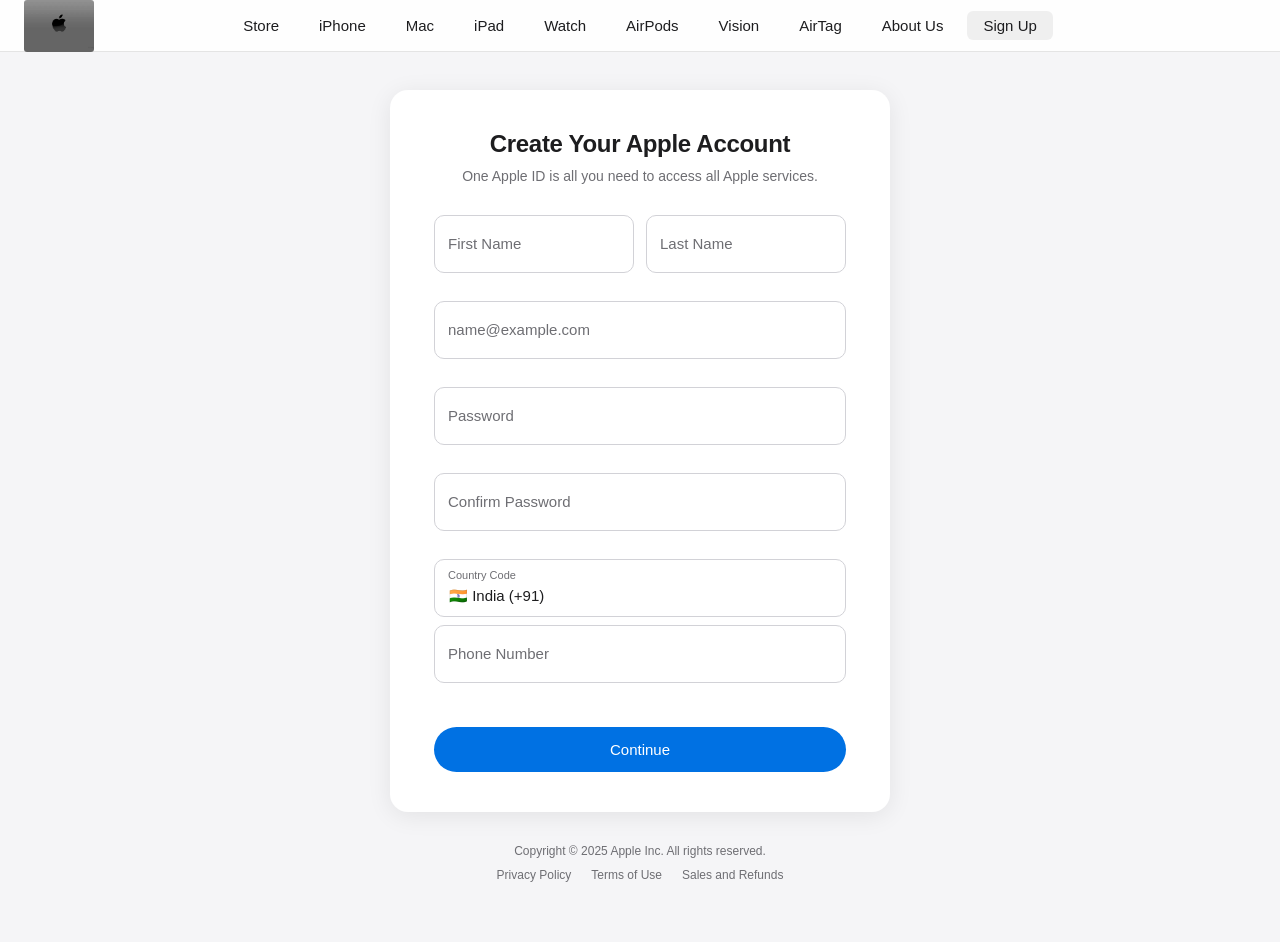
<file: index.html>
<html>
<head>
    <title>Apple</title>
    <link rel="stylesheet" href="style.css">
</head>
<body>

    <!-- NAVBAR -->
    <nav class="navbar">
        <a href="index.html" class="nav-logo">
        <img src="images/apple.jpg" alt="Apple"></a>
        <ul class="nav-links">
	    <li><a href="index.html">Store</a></li>
            <li><a href="iphone.html">iPhone</a></li>
            <li><a href="mac.html">Mac</a></li>
            <li><a href="ipad.html">iPad</a></li>
            <li><a href="watch.html">Watch</a></li>
            <li><a href="airpods.html">AirPods</a></li>
	    <li><a href="vision.html">Vision</a></li>
	    <li><a href="tag.html">AirTag</a></li>
            <li><a href="about.html">About Us</a></li>
            <li id="authLink"></li>
        </ul>
    </nav>

    <!-- MARQUEE -->
    <div class="marquee-wrap">
        <div class="marquee-track">
            <span class="marquee-item">🖤 Black Friday is here</span>
	    <span class="marquee-item">💰 Biggest deals of the year</span>
	    <span class="marquee-item">🚚 Free delivery on all orders</span>
    	    <span class="marquee-item">⏰ Limited time offers</span>
    	    <span class="marquee-item">📱 iPhone 17 Pro — save ₹10,000</span>
	    <span class="marquee-item">💻 MacBook Air — save ₹15,000</span>
            <span class="marquee-item">🎧 AirPods 4 — save ₹3,000</span>
        </div>
    </div>

    <!-- HERO BANNER -->
    <section style="position:relative; width:100%; height:600px; overflow:hidden; display:flex; align-items:center; justify-content:center; background:linear-gradient(180deg, #1d1d1f 0%, #2c2c2e 100%);">
    
    <img src="images/banner.jpg" alt="Banner" style="position:absolute; top:0; left:0; width:100%; height:100%; object-fit:cover;">
    
    <div style="position:relative; z-index:1; text-align:center; color:#ffffff; padding:20px; background:linear-gradient(to bottom, rgba(0,0,0,0.1), rgba(0,0,0,0.5)); width:100%; height:100%; display:flex; flex-direction:column; align-items:center; justify-content:center;">
        
        <p style="font-size:14px; letter-spacing:0.1em; text-transform:uppercase; color:#86868b; margin-bottom:12px; font-weight:600;">Apple Store</p>
        
        <h1 style="font-size:clamp(32px,5vw,64px); font-weight:800; letter-spacing:-0.02em; margin-bottom:28px; max-width:700px; color:#1d1d1f;">The best of Apple.<br>All in one place.</h1>
        
        <div style="display:flex; gap:16px; flex-wrap:wrap; justify-content:center;">
            <a href="#products" style="background:#0071e3; color:#ffffff; padding:12px 24px; border-radius:980px; font-size:15px; text-decoration:none; font-family:sans-serif;">Shop Now</a>
            <a href="about.html" style="background:transparent; color:#ffffff; padding:12px 24px; border-radius:980px; font-size:15px; text-decoration:none; border:1px solid rgba(255,255,255,0.6); font-family:sans-serif;">Learn More</a>
        </div>

    </div>

</section>

    <!-- FEATURED PRODUCTS -->
    <section class="products-section" id="products">
        <h2 class="section-title">Featured Products</h2>
        <p class="section-sub">The best of Apple, all in one place.</p>

        <div class="products-grid">

            <div class="product-card" onclick="window.location.href='iphone.html'">
                <img src="images/iphone17.jpg" alt="iPhone 16">
                <div class="product-info">
                    <p class="product-tag">New</p>
                    <h3>iPhone 17 Pro</h3>
                    <p class="product-desc">Apple Intelligence. Camera Control. All-new A18 chip.</p>
                    <p class="product-price">From ₹79,900</p>
                    <a href="iphone.html" class="btn-link">Shop iPhone →</a>
                </div>
            </div>

            <div class="product-card" onclick="window.location.href='mac.html'">
                <img src="images/mac.jpg" alt="MacBook Air M4">
                <div class="product-info">
                    <p class="product-tag">New</p>
                    <h3>MacBook Pro</h3>
                    <p class="product-desc">Strikingly thin. Incredibly capable. Up to 30 hours battery.</p>
                    <p class="product-price">From ₹99,900</p>
                    <a href="mac.html" class="btn-link">Shop Mac →</a>
                </div>
            </div>

            <div class="product-card" onclick="window.location.href='ipad.html'">
                <img src="images/ipad.jpg" alt="iPad Air">
                <div class="product-info">
                    <p class="product-tag">New</p>
                    <h3>iPad Pro</h3>
                    <p class="product-desc">Powerful. Portable. Perfect for everything.</p>
                    <p class="product-price">From ₹59,900</p>
                    <a href="ipad.html" class="btn-link">Shop iPad →</a>
                </div>
            </div>

            <div class="product-card" onclick="window.location.href='watch.html'">
                <img src="images/watch.jpg" alt="Apple Watch Series 11">
                <div class="product-info">
                    <p class="product-tag">New</p>
                    <h3>Apple Watch Series 10</h3>
                    <p class="product-desc">Thinnest Apple Watch ever. Biggest display yet.</p>
                    <p class="product-price">From ₹46,900</p>
                    <a href="watch.html" class="btn-link">Shop Watch →</a>
                </div>
            </div>

            <div class="product-card" onclick="window.location.href='airpods.html'">
                <img src="images/airpods.jpg" alt="AirPods 4">
                <div class="product-info">
                    <p class="product-tag">New</p>
                    <h3>AirPods 4</h3>
                    <p class="product-desc">Personalized Spatial Audio. All-new design. All-day comfort.</p>
                    <p class="product-price">From ₹13,900</p>
                    <a href="airpods.html" class="btn-link">Shop AirPods →</a>
                </div>
            </div>
             
            <div class="product-card" onclick="window.location.href='vision.html'">
                <img src="images/vision.jpg" alt="Vision Pro">
                <div class="product-info">
                    <p class="product-tag">New</p>
                    <h3>Vision Pro</h3>
                    <p class="product-desc">The most advanced personal electronics device ever. Spatial computing at its finest with visionOS.</p>
                    <p class="product-price">From ₹299,900</p>
                    <a href="vision.html" class="btn-link">Shop Vision →</a>
                </div>
            </div>
      
            <div class="product-card" onclick="window.location.href='tag.html'">
                <img src="images/tag.jpg" alt="AirTag">
                <div class="product-info">
                    <p class="product-tag">New</p>
                    <h3>AirTag</h3>
                    <p class="product-desc">Attach to your keys, wallet or bag. Find it in the Find My app. Precision Finding guides you right to it.</p>
                    <p class="product-price">From ₹3,800</p>
                    <a href="vision.html" class="btn-link">Shop AirTag →</a>
                </div>
            </div>
      
        </div>
    </section>

    <!-- DEALS SECTION -->
    <section class="deals-section">
        <h2 class="section-title">Black Friday Deals</h2>
        <p class="section-sub">For a limited time only. Don't miss out.</p>

        <div class="deals-grid">

            <div class="deal-card deal-black">
                <div class="deal-text">
                    <h3>AirPods 4</h3>
                    <p>Free engraving. Make it personal.</p>
                    <a href="airpods.html" class="btn-primary">Shop Now</a>
                </div>
                <img src="images/airpods.jpg" alt="AirPods">
            </div>

            <div class="deal-card deal-dark">
                <div class="deal-text">
                    <h3>Apple Watch</h3>
                    <p>Health. Fitness. Connection. All on her wrist.</p>
                    <a href="watch.html" class="btn-primary">Shop Now</a>
                </div>
                <img src="images/watch.jpg" alt="Apple Watch">
            </div>

        </div>
    </section>

    <!-- FOOTER -->
    <footer class="footer">
        <p>Copyright &copy; 2025 Apple Inc. All rights reserved.</p>
        <ul>
            <li><a href="#">Privacy Policy</a></li>
            <li><a href="#">Terms of Use</a></li>
            <li><a href="#">Sales and Refunds</a></li>
        </ul>
    </footer>

    <script src="script.js"></script>
</body>
</html>
</file>
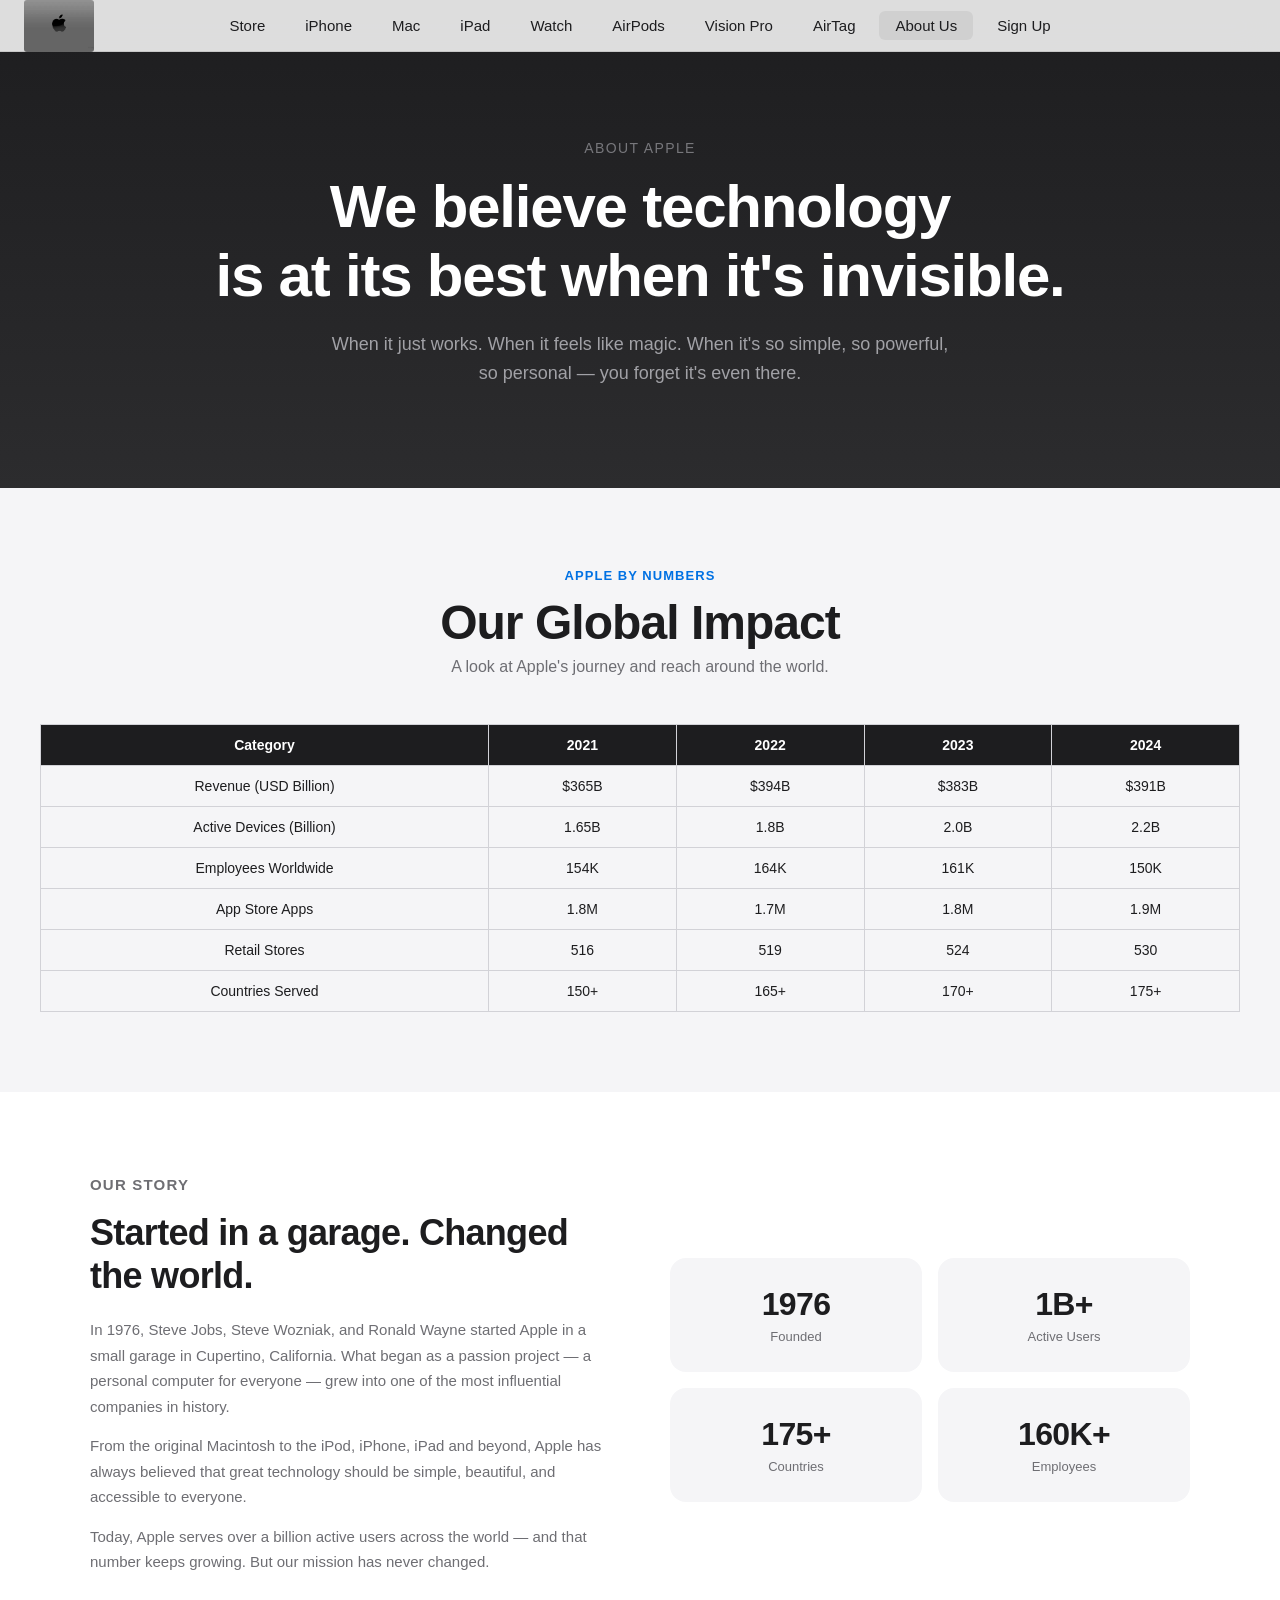
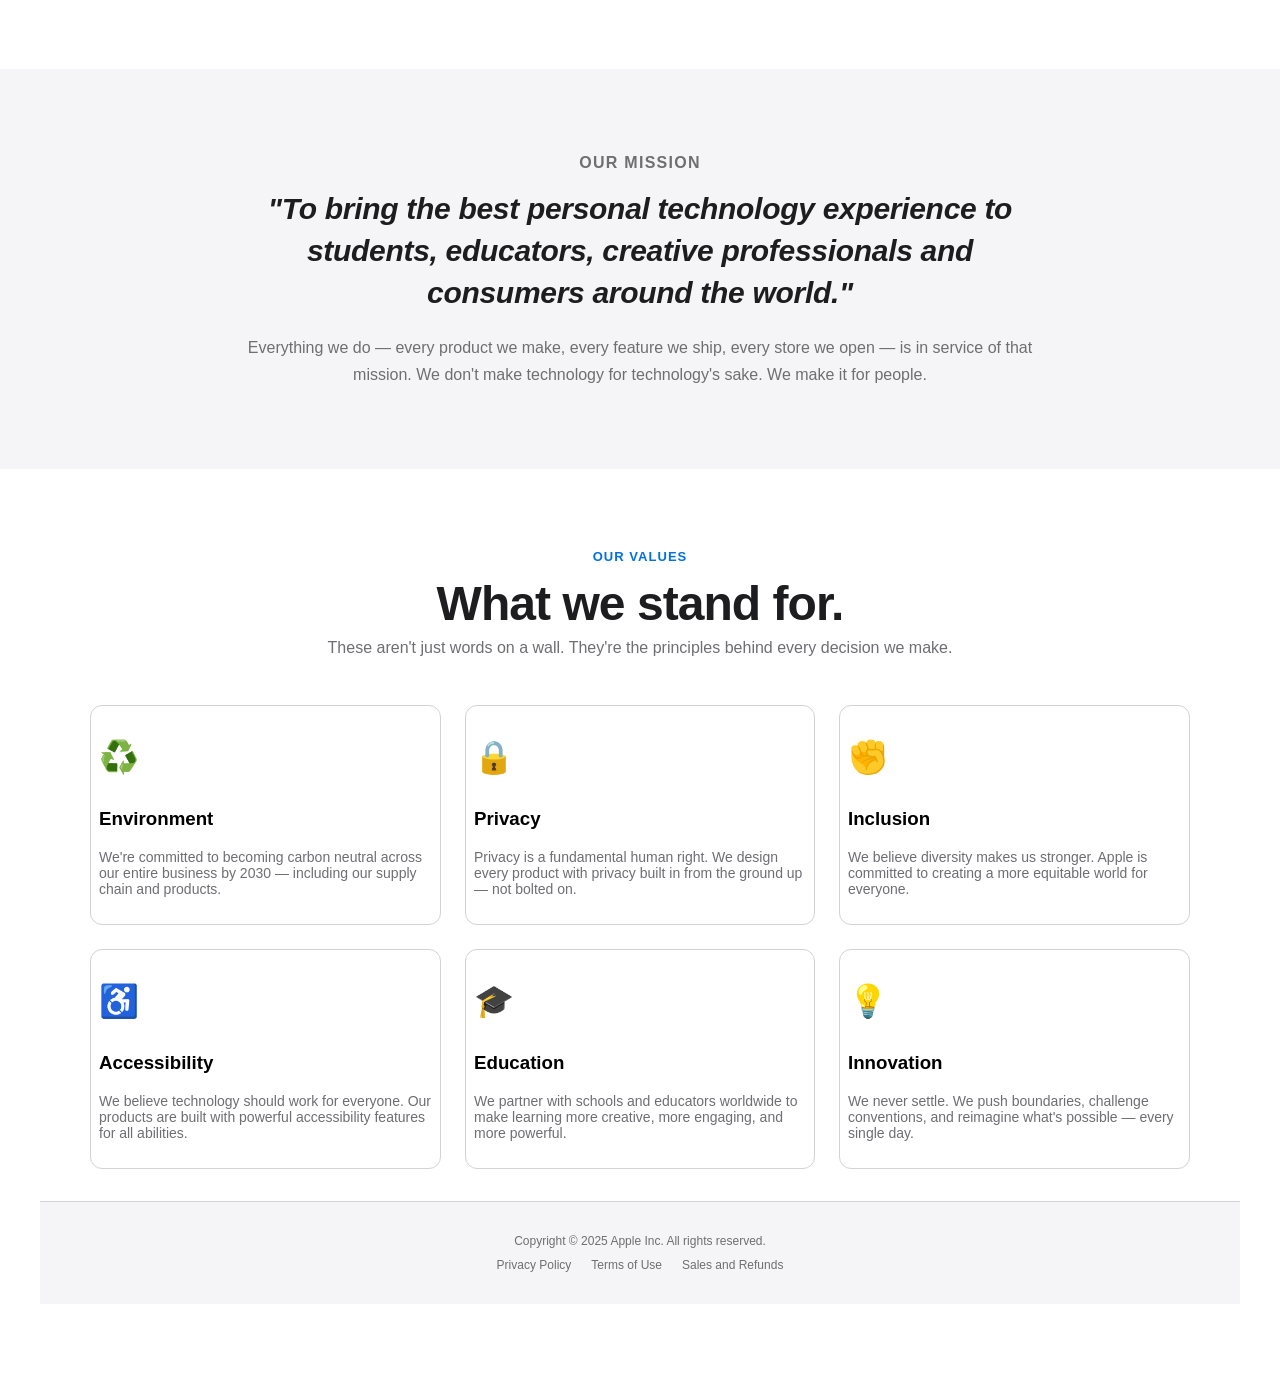
<file: about.html>
<html>
<head>
    <title>About Us — Apple</title>
    <link rel="stylesheet" href="style.css">
<style>
table {
    width: 100%;
    border-collapse: collapse;
    font-size: 14px;
}

th, td {
    padding: 12px 16px;
    border: 1px solid #d2d2d7;
    text-align: center;
}

th {
    background: #1d1d1f;
    color: #ffffff;
    font-weight: 600;
}

tr:hover {
    background: #f0f7ff;
}
</style>
</head>
<body>

    <!-- NAVBAR -->
    <nav class="navbar">
        <a href="index.html" class="nav-logo">
        <img src="images/apple.jpg" alt="Apple"></a>
        <ul class="nav-links">
	    <li><a href="index.html">Store</a></li>
            <li><a href="iphone.html">iPhone</a></li>
            <li><a href="mac.html">Mac</a></li>
            <li><a href="ipad.html">iPad</a></li>
            <li><a href="watch.html">Watch</a></li>
            <li><a href="airpods.html">AirPods</a></li>
            <li><a href="vision.html">Vision Pro</a></li>
            <li><a href="tag.html">AirTag</a></li>
            <li><a href="about.html" class="active">About Us</a></li>
            <li id="authLink"></li>
        </ul>
    </nav>

    <!-- HERO -->
    <section class="about-hero">
        <p class="hero-eyebrow">About Apple</p>
        <h1>We believe technology <br>is at its best when it's invisible.</h1>
        <p class="about-hero-sub">When it just works. When it feels like magic. When it's so simple, so powerful, so personal — you forget it's even there.</p>
    </section>

	 <!-- STATS TABLE SECTION -->
<section class="about-section table-section">
    <p class="section-label" style="text-align:center;">Apple By Numbers</p>
    <h2 class="section-title">Our Global Impact</h2>
    <p class="section-sub">A look at Apple's journey and reach around the world.</p>

    <div class="table-wrap">
        <table>
            <thead>
                <tr>
                    <th>Category</th>
                    <th>2021</th>
                    <th>2022</th>
                    <th>2023</th>
                    <th>2024</th>
                </tr>
            </thead>
            <tbody>
                <tr>
                    <td>Revenue (USD Billion)</td>
                    <td>$365B</td>
                    <td>$394B</td>
                    <td>$383B</td>
                    <td>$391B</td>
                </tr>
                <tr>
                    <td>Active Devices (Billion)</td>
                    <td>1.65B</td>
                    <td>1.8B</td>
                    <td>2.0B</td>
                    <td>2.2B</td>
                </tr>
                <tr>
                    <td>Employees Worldwide</td>
                    <td>154K</td>
                    <td>164K</td>
                    <td>161K</td>
                    <td>150K</td>
                </tr>
                <tr>
                    <td>App Store Apps</td>
                    <td>1.8M</td>
                    <td>1.7M</td>
                    <td>1.8M</td>
                    <td>1.9M</td>
                </tr>
                <tr>
                    <td>Retail Stores</td>
                    <td>516</td>
                    <td>519</td>
                    <td>524</td>
                    <td>530</td>
                </tr>
                <tr>
                    <td>Countries Served</td>
                    <td>150+</td>
                    <td>165+</td>
                    <td>170+</td>
                    <td>175+</td>
                </tr>
            </tbody>
        </table>
    </div>
</section>


    <!-- STORY SECTION -->
    <section class="about-section story-section">
        <div class="about-container">
            <div class="about-text">
                <p class="section-label">Our Story</p>
                <h2>Started in a garage. Changed the world.</h2>
                <p>In 1976, Steve Jobs, Steve Wozniak, and Ronald Wayne started Apple in a small garage in Cupertino, California. What began as a passion project — a personal computer for everyone — grew into one of the most influential companies in history.</p>
                <p>From the original Macintosh to the iPod, iPhone, iPad and beyond, Apple has always believed that great technology should be simple, beautiful, and accessible to everyone.</p>
                <p>Today, Apple serves over a billion active users across the world — and that number keeps growing. But our mission has never changed.</p>
            </div>
            <div class="about-visual story-visual">
                <div class="year-card">
                    <span class="year">1976</span>
                    <span class="year-label">Founded</span>
                </div>
                <div class="year-card">
                    <span class="year">1B+</span>
                    <span class="year-label">Active Users</span>
                </div>
                <div class="year-card">
                    <span class="year">175+</span>
                    <span class="year-label">Countries</span>
                </div>
                <div class="year-card">
                    <span class="year">160K+</span>
                    <span class="year-label">Employees</span>
                </div>
            </div>
        </div>
    </section>

    <!-- MISSION SECTION -->
    <section class="about-section mission-section">
        <div class="mission-inner">
            <p class="section-label">Our Mission</p>
            <h2>"To bring the best personal technology experience to students, educators, creative professionals and consumers around the world."</h2>
            <p>Everything we do — every product we make, every feature we ship, every store we open — is in service of that mission. We don't make technology for technology's sake. We make it for people.</p>
        </div>
    </section>

    <!-- VALUES SECTION -->
    <section class="about-section values-section">
        <p class="section-label" style="text-align:center;">Our Values</p>
        <h2 class="section-title">What we stand for.</h2>
        <p class="section-sub">These aren't just words on a wall. They're the principles behind every decision we make.</p>

        <div class="values-grid">

    <iframe srcdoc="<div style='font-family:sans-serif;padding:20px,overflow:hidden'><p style='font-size:32px'>♻️</p><h3>Environment</h3><p style='color:#6e6e73;font-size:14px'>We're committed to becoming carbon neutral across our entire business by 2030 — including our supply chain and products.</p></div>" frameborder="0" style="width:100%;height:220px;border:1px solid #d2d2d7;border-radius:12px;"></iframe>

    <iframe srcdoc="<div style='font-family:sans-serif;padding:20px,overflow:hidden'><p style='font-size:32px'>🔒</p><h3>Privacy</h3><p style='color:#6e6e73;font-size:14px'>Privacy is a fundamental human right. We design every product with privacy built in from the ground up — not bolted on.</p></div>" frameborder="0" style="width:100%;height:220px;border:1px solid #d2d2d7;border-radius:12px;"></iframe>

    <iframe srcdoc="<div style='font-family:sans-serif;padding:20px,overflow:hidden'><p style='font-size:32px'>✊</p><h3>Inclusion</h3><p style='color:#6e6e73;font-size:14px'>We believe diversity makes us stronger. Apple is committed to creating a more equitable world for everyone.</p></div>" frameborder="0" style="width:100%;height:220px;border:1px solid #d2d2d7;border-radius:12px;"></iframe>

    <iframe srcdoc="<div style='font-family:sans-serif;padding:20px,overflow:hidden'><p style='font-size:32px'>♿</p><h3>Accessibility</h3><p style='color:#6e6e73;font-size:14px'>We believe technology should work for everyone. Our products are built with powerful accessibility features for all abilities.</p></div>" frameborder="0" style="width:100%;height:220px;border:1px solid #d2d2d7;border-radius:12px;"></iframe>

    <iframe srcdoc="<div style='font-family:sans-serif;padding:20px,overflow:hidden'><p style='font-size:32px'>🎓</p><h3>Education</h3><p style='color:#6e6e73;font-size:14px'>We partner with schools and educators worldwide to make learning more creative, more engaging, and more powerful.</p></div>" frameborder="0" style="width:100%;height:220px;border:1px solid #d2d2d7;border-radius:12px;"></iframe>

    <iframe srcdoc="<div style='font-family:sans-serif;padding:20px,overflow:hidden'><p style='font-size:32px'>💡</p><h3>Innovation</h3><p style='color:#6e6e73;font-size:14px'>We never settle. We push boundaries, challenge conventions, and reimagine what's possible — every single day.</p></div>" frameborder="0" style="width:100%;height:220px;border:1px solid #d2d2d7;border-radius:12px;"></iframe>

</div>

    <!-- FOOTER -->
    <footer class="footer">
        <p>Copyright &copy; 2025 Apple Inc. All rights reserved.</p>
        <ul>
            <li><a href="#">Privacy Policy</a></li>
            <li><a href="#">Terms of Use</a></li>
            <li><a href="#">Sales and Refunds</a></li>
        </ul>
    </footer>

    <script src="script.js"></script>
</body>
</html>
</file>
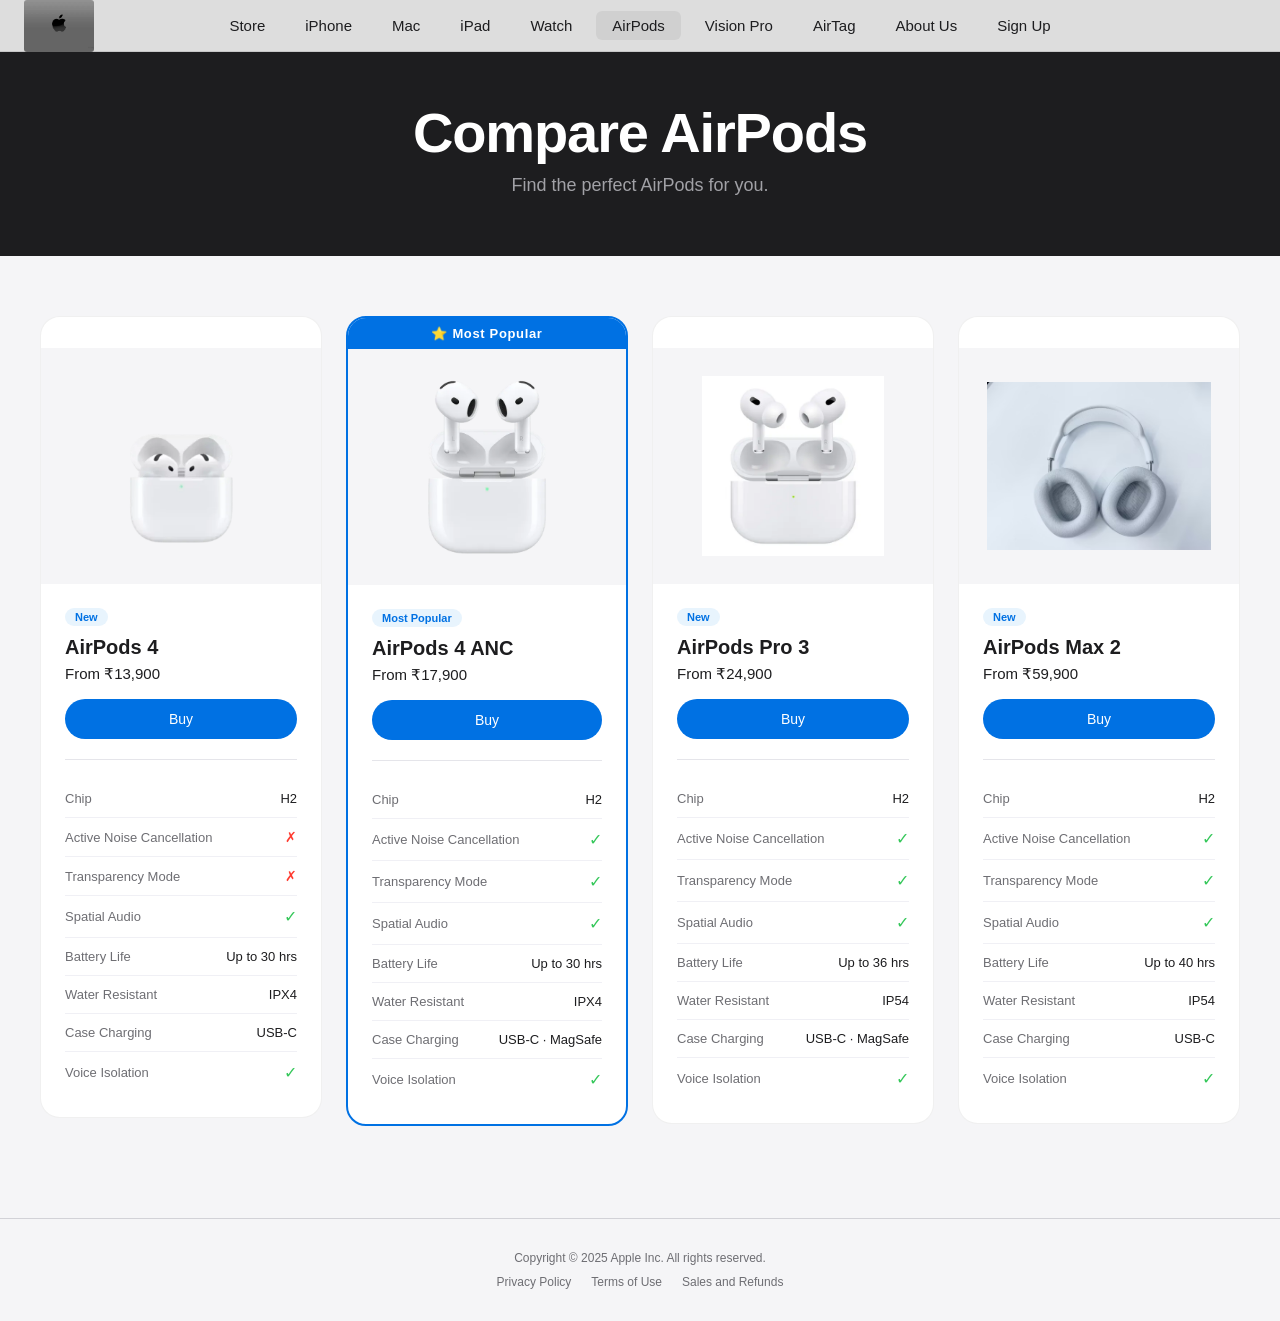
<file: airpods.html>
<html>
<head>
    <title>AirPods — Apple</title>
    <link rel="stylesheet" href="style.css">
</head>
<body>

    <!-- NAVBAR -->
    <nav class="navbar">
        <a href="index.html" class="nav-logo">
        <img src="images/apple.jpg" alt="Apple"></a>
        <ul class="nav-links">
	    <li><a href="index.html">Store</a></li>
            <li><a href="iphone.html">iPhone</a></li>
            <li><a href="mac.html">Mac</a></li>
            <li><a href="ipad.html">iPad</a></li>
            <li><a href="watch.html">Watch</a></li>
            <li><a href="airpods.html" class="active">AirPods</a></li>
            <li><a href="vision.html">Vision Pro</a></li>
            <li><a href="tag.html">AirTag</a></li>
            <li><a href="about.html">About Us</a></li>
            <li id="authLink"></li>
        </ul>
    </nav>

    <!-- PAGE HEADER -->
    <div class="page-header">
        <h1>Compare AirPods</h1>
        <p>Find the perfect AirPods for you.</p>
    </div>

    <!-- COMPARISON CARDS -->
    <section class="airpods-section">
        <div class="airpods-grid">

            <!-- AirPods 4 -->
            <div class="airpods-card">
	    <div class="popular-banner invisible">⭐ Most Popular</div>
                <div class="airpods-img-wrap">
                    <img src="images/airpods1.jpg" alt="AirPods 4">
                </div>
                <div class="airpods-info">
                    <p class="airpods-tag">New</p>
                    <h2>AirPods 4</h2>
                    <p class="airpods-price">From ₹13,900</p>
                    <a href="#" class="btn-primary">Buy</a>
                    <div class="airpods-divider"></div>
                    <ul class="airpods-specs">
                        <li>
                            <span class="spec-name">Chip</span>
                            <span class="spec-val">H2</span>
                        </li>
                        <li>
                            <span class="spec-name">Active Noise Cancellation</span>
                            <span class="spec-val cross">✗</span>
                        </li>
                        <li>
                            <span class="spec-name">Transparency Mode</span>
                            <span class="spec-val cross">✗</span>
                        </li>
                        <li>
                            <span class="spec-name">Spatial Audio</span>
                            <span class="spec-val check">✓</span>
                        </li>
                        <li>
                            <span class="spec-name">Battery Life</span>
                            <span class="spec-val">Up to 30 hrs</span>
                        </li>
                        <li>
                            <span class="spec-name">Water Resistant</span>
                            <span class="spec-val">IPX4</span>
                        </li>
                        <li>
                            <span class="spec-name">Case Charging</span>
                            <span class="spec-val">USB-C</span>
                        </li>
                        <li>
                            <span class="spec-name">Voice Isolation</span>
                            <span class="spec-val check">✓</span>
                        </li>
                    </ul>
                </div>
            </div>

            <!-- AirPods 4 ANC -->            
            <div class="airpods-card airpods-featured">
	    <div class="popular-banner">⭐ Most Popular</div>
                <div class="airpods-img-wrap">
                    <img src="images/airpods2.jpg" alt="AirPods 4 ANC">
                </div>
                <div class="airpods-info">
                    <p class="airpods-tag">Most Popular</p>
                    <h2>AirPods 4 ANC</h2>
                    <p class="airpods-price">From ₹17,900</p>
                    <a href="#" class="btn-primary">Buy</a>
                    <div class="airpods-divider"></div>
                    <ul class="airpods-specs">
                        <li>
                            <span class="spec-name">Chip</span>
                            <span class="spec-val">H2</span>
                        </li>
                        <li>
                            <span class="spec-name">Active Noise Cancellation</span>
                            <span class="spec-val check">✓</span>
                        </li>
                        <li>
                            <span class="spec-name">Transparency Mode</span>
                            <span class="spec-val check">✓</span>
                        </li>
                        <li>
                            <span class="spec-name">Spatial Audio</span>
                            <span class="spec-val check">✓</span>
                        </li>
                        <li>
                            <span class="spec-name">Battery Life</span>
                            <span class="spec-val">Up to 30 hrs</span>
                        </li>
                        <li>
                            <span class="spec-name">Water Resistant</span>
                            <span class="spec-val">IPX4</span>
                        </li>
                        <li>
                            <span class="spec-name">Case Charging</span>
                            <span class="spec-val">USB-C · MagSafe</span>
                        </li>
                        <li>
                            <span class="spec-name">Voice Isolation</span>
                            <span class="spec-val check">✓</span>
                        </li>
                    </ul>
                </div>
            </div>

            <!-- AirPods Pro 3 -->
            <div class="airpods-card">
	    <div class="popular-banner invisible">⭐ Most Popular</div>
                <div class="airpods-img-wrap">
                    <img src="images/airpods3.jpg" alt="AirPods Pro 3">
                </div>
                <div class="airpods-info">
                    <p class="airpods-tag">New</p>
                    <h2>AirPods Pro 3</h2>
                    <p class="airpods-price">From ₹24,900</p>
                    <a href="#" class="btn-primary">Buy</a>
                    <div class="airpods-divider"></div>
                    <ul class="airpods-specs">
                        <li>
                            <span class="spec-name">Chip</span>
                            <span class="spec-val">H2</span>
                        </li>
                        <li>
                            <span class="spec-name">Active Noise Cancellation</span>
                            <span class="spec-val check">✓</span>
                        </li>
                        <li>
                            <span class="spec-name">Transparency Mode</span>
                            <span class="spec-val check">✓</span>
                        </li>
                        <li>
                            <span class="spec-name">Spatial Audio</span>
                            <span class="spec-val check">✓</span>
                        </li>
                        <li>
                            <span class="spec-name">Battery Life</span>
                            <span class="spec-val">Up to 36 hrs</span>
                        </li>
                        <li>
                            <span class="spec-name">Water Resistant</span>
                            <span class="spec-val">IP54</span>
                        </li>
                        <li>
                            <span class="spec-name">Case Charging</span>
                            <span class="spec-val">USB-C · MagSafe</span>
                        </li>
                        <li>
                            <span class="spec-name">Voice Isolation</span>
                            <span class="spec-val check">✓</span>
                        </li>
                    </ul>
                </div>
            </div>

            <!-- AirPods Max 2 -->
            <div class="airpods-card">
            <div class="popular-banner invisible">⭐ Most Popular</div>
                <div class="airpods-img-wrap">
                    <img src="images/airpods4.jpg" alt="AirPods Max 2">
                </div>
                <div class="airpods-info">
                    <p class="airpods-tag">New</p>
                    <h2>AirPods Max 2</h2>
                    <p class="airpods-price">From ₹59,900</p>
                    <a href="#" class="btn-primary">Buy</a>
                    <div class="airpods-divider"></div>
                    <ul class="airpods-specs">
                        <li>
                            <span class="spec-name">Chip</span>
                            <span class="spec-val">H2</span>
                        </li>
                        <li>
                            <span class="spec-name">Active Noise Cancellation</span>
                            <span class="spec-val check">✓</span>
                        </li>
                        <li>
                            <span class="spec-name">Transparency Mode</span>
                            <span class="spec-val check">✓</span>
                        </li>
                        <li>
                            <span class="spec-name">Spatial Audio</span>
                            <span class="spec-val check">✓</span>
                        </li>
                        <li>
                            <span class="spec-name">Battery Life</span>
                            <span class="spec-val">Up to 40 hrs</span>
                        </li>
                        <li>
                            <span class="spec-name">Water Resistant</span>
                            <span class="spec-val">IP54</span>
                        </li>
                        <li>
                            <span class="spec-name">Case Charging</span>
                            <span class="spec-val">USB-C</span>
                        </li>
                        <li>
                            <span class="spec-name">Voice Isolation</span>
                            <span class="spec-val check">✓</span>
                        </li>
                    </ul>
                </div>
            </div>

        </div>
    </section>

    <!-- FOOTER -->
    <footer class="footer">
        <p>Copyright &copy; 2025 Apple Inc. All rights reserved.</p>
        <ul>
            <li><a href="#">Privacy Policy</a></li>
            <li><a href="#">Terms of Use</a></li>
            <li><a href="#">Sales and Refunds</a></li>
        </ul>
    </footer>

    <script src="script.js"></script>
</body>
</html>
</file>
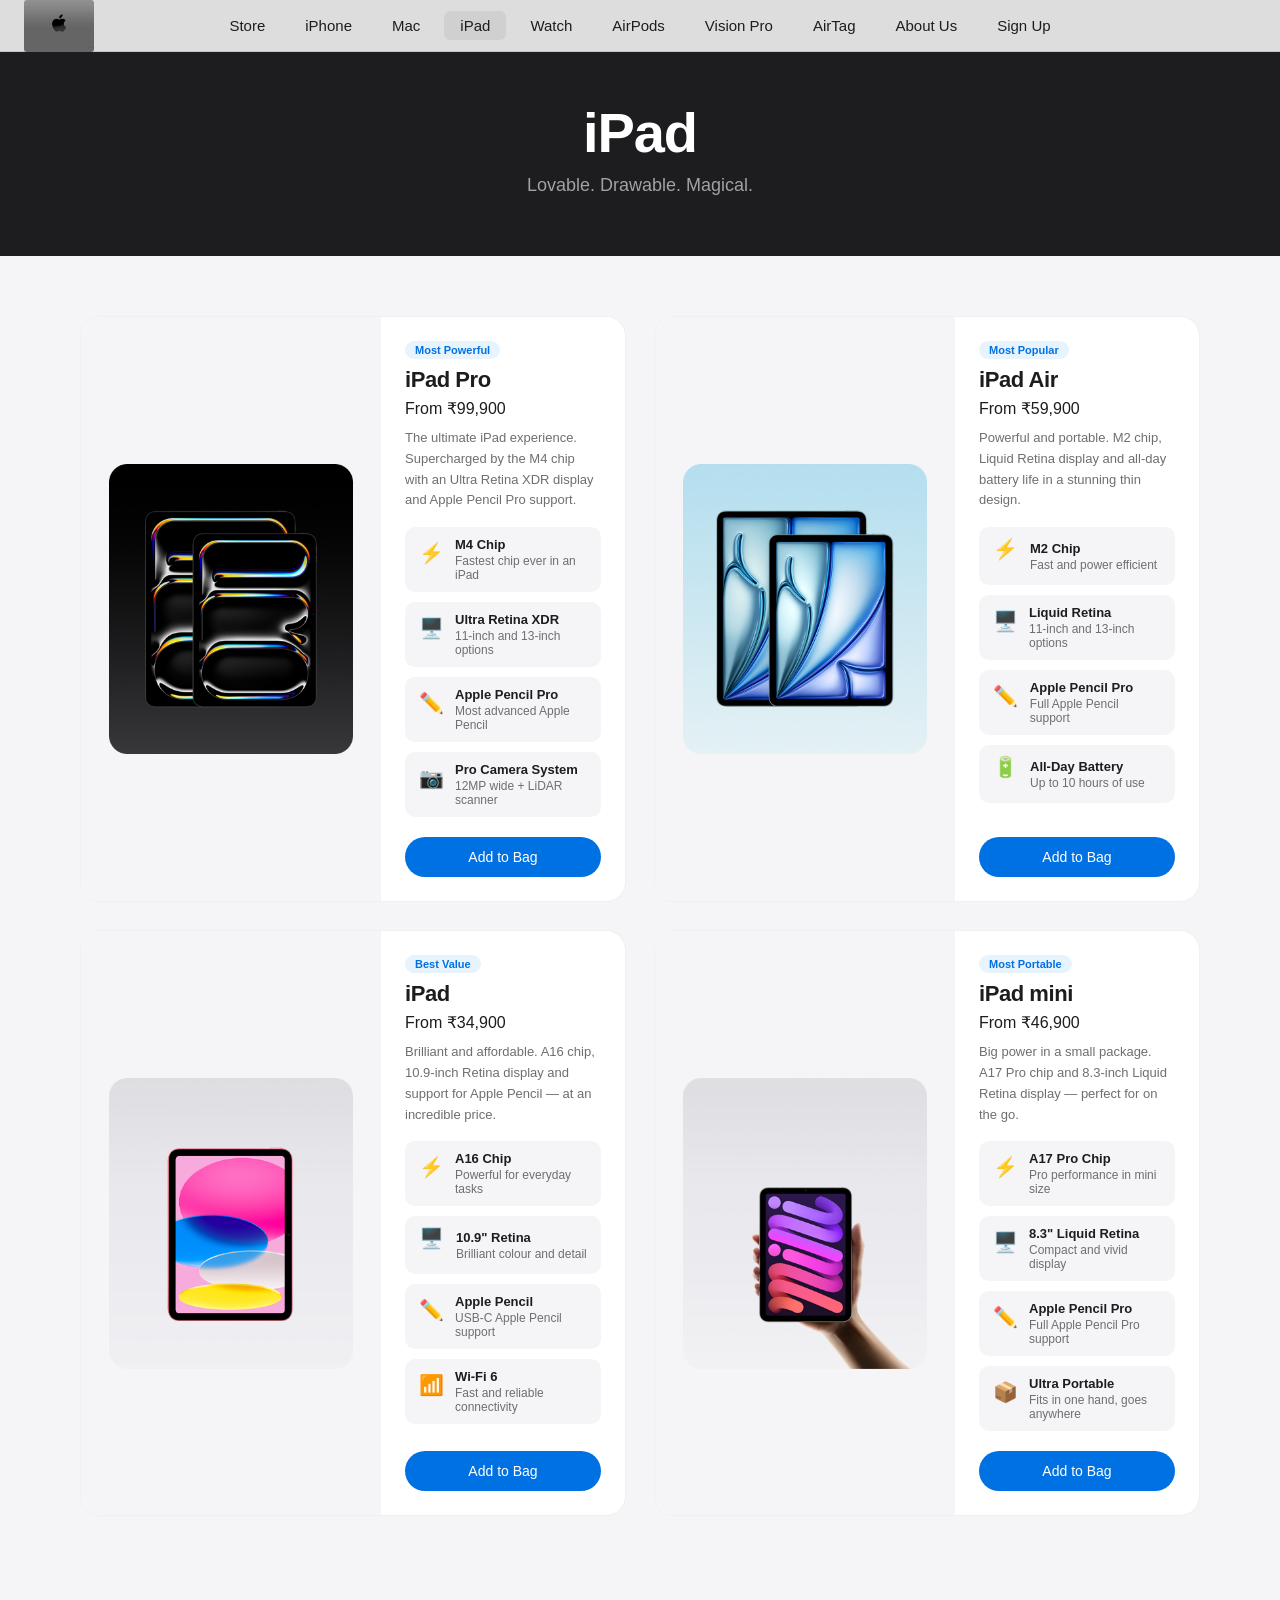
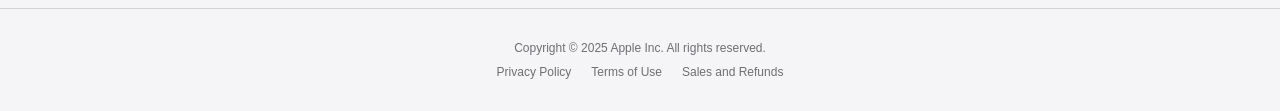
<file: ipad.html>
<html>
<head>
    <title>iPad — Apple</title>
    <link rel="stylesheet" href="style.css">
</head>
<body>

    <!-- NAVBAR -->
    <nav class="navbar">
        <a href="index.html" class="nav-logo">
        <img src="images/apple.jpg" alt="Apple"></a>
        <ul class="nav-links">
	    <li><a href="index.html">Store</a></li>
            <li><a href="iphone.html">iPhone</a></li>
            <li><a href="mac.html">Mac</a></li>
            <li><a href="ipad.html" class="active">iPad</a></li>
            <li><a href="watch.html">Watch</a></li>
            <li><a href="airpods.html">AirPods</a></li>
            <li><a href="vision.html">Vision Pro</a></li>
            <li><a href="tag.html">AirTag</a></li>
            <li><a href="about.html">About Us</a></li>
            <li id="authLink"></li>
        </ul>
    </nav>

    <!-- PAGE HEADER -->
<div class="page-header">
        <h1>iPad</h1>
        <p>Lovable. Drawable. Magical.</p>
    </div>

    <!-- IPAD GRID -->
    <section class="ipad-section">
        <div class="ipad-grid">

            <!-- iPad Pro -->
            <div class="ipad-card">
                <div class="ipad-img-wrap">
                    <img src="images/ipad1.jpg" alt="iPad Pro">
                </div>
                <div class="ipad-info">
                    <p class="ipad-tag">Most Powerful</p>
                    <h2>iPad Pro</h2>
                    <p class="ipad-price">From ₹99,900</p>
                    <p class="ipad-desc">The ultimate iPad experience. Supercharged by the M4 chip with an Ultra Retina XDR display and Apple Pencil Pro support.</p>
                    <div class="ipad-specs">
                        <div class="ipad-spec-item">
                            <span class="spec-icon">⚡</span>
                            <div>
                                <p class="spec-title">M4 Chip</p>
                                <p class="spec-detail">Fastest chip ever in an iPad</p>
                            </div>
                        </div>
                        <div class="ipad-spec-item">
                            <span class="spec-icon">🖥️</span>
                            <div>
                                <p class="spec-title">Ultra Retina XDR</p>
                                <p class="spec-detail">11‑inch and 13‑inch options</p>
                            </div>
                        </div>
                        <div class="ipad-spec-item">
                            <span class="spec-icon">✏️</span>
                            <div>
                                <p class="spec-title">Apple Pencil Pro</p>
                                <p class="spec-detail">Most advanced Apple Pencil</p>
                            </div>
                        </div>
                        <div class="ipad-spec-item">
                            <span class="spec-icon">📷</span>
                            <div>
                                <p class="spec-title">Pro Camera System</p>
                                <p class="spec-detail">12MP wide + LiDAR scanner</p>
                            </div>
                        </div>
                    </div>
                    <button class="ipad-btn">Add to Bag</button>
                </div>
            </div>

            <!-- iPad Air -->
            <div class="ipad-card">
                <div class="ipad-img-wrap">
                    <img src="images/ipad2.jpg" alt="iPad Air">
                </div>
                <div class="ipad-info">
                    <p class="ipad-tag">Most Popular</p>
                    <h2>iPad Air</h2>
                    <p class="ipad-price">From ₹59,900</p>
                    <p class="ipad-desc">Powerful and portable. M2 chip, Liquid Retina display and all-day battery life in a stunning thin design.</p>
                    <div class="ipad-specs">
                        <div class="ipad-spec-item">
                            <span class="spec-icon">⚡</span>
                            <div>
                                <p class="spec-title">M2 Chip</p>
                                <p class="spec-detail">Fast and power efficient</p>
                            </div>
                        </div>
                        <div class="ipad-spec-item">
                            <span class="spec-icon">🖥️</span>
                            <div>
                                <p class="spec-title">Liquid Retina</p>
                                <p class="spec-detail">11‑inch and 13‑inch options</p>
                            </div>
                        </div>
                        <div class="ipad-spec-item">
                            <span class="spec-icon">✏️</span>
                            <div>
                                <p class="spec-title">Apple Pencil Pro</p>
                                <p class="spec-detail">Full Apple Pencil support</p>
                            </div>
                        </div>
                        <div class="ipad-spec-item">
                            <span class="spec-icon">🔋</span>
                            <div>
                                <p class="spec-title">All‑Day Battery</p>
                                <p class="spec-detail">Up to 10 hours of use</p>
                            </div>
                        </div>
                    </div>
                    <button class="ipad-btn">Add to Bag</button>
                </div>
            </div>

            <!-- iPad -->
            <div class="ipad-card">
                <div class="ipad-img-wrap">
                    <img src="images/ipad3.jpg" alt="iPad">
                </div>
                <div class="ipad-info">
                    <p class="ipad-tag">Best Value</p>
                    <h2>iPad</h2>
                    <p class="ipad-price">From ₹34,900</p>
                    <p class="ipad-desc">Brilliant and affordable. A16 chip, 10.9-inch Retina display and support for Apple Pencil — at an incredible price.</p>
                    <div class="ipad-specs">
                        <div class="ipad-spec-item">
                            <span class="spec-icon">⚡</span>
                            <div>
                                <p class="spec-title">A16 Chip</p>
                                <p class="spec-detail">Powerful for everyday tasks</p>
                            </div>
                        </div>
                        <div class="ipad-spec-item">
                            <span class="spec-icon">🖥️</span>
                            <div>
                                <p class="spec-title">10.9" Retina</p>
                                <p class="spec-detail">Brilliant colour and detail</p>
                            </div>
                        </div>
                        <div class="ipad-spec-item">
                            <span class="spec-icon">✏️</span>
                            <div>
                                <p class="spec-title">Apple Pencil</p>
                                <p class="spec-detail">USB-C Apple Pencil support</p>
                            </div>
                        </div>
                        <div class="ipad-spec-item">
                            <span class="spec-icon">📶</span>
                            <div>
                                <p class="spec-title">Wi‑Fi 6</p>
                                <p class="spec-detail">Fast and reliable connectivity</p>
                            </div>
                        </div>
                    </div>
                    <button class="ipad-btn">Add to Bag</button>
                </div>
            </div>

            <!-- iPad Mini -->
            <div class="ipad-card">
                <div class="ipad-img-wrap">
                    <img src="images/ipad4.jpg" alt="iPad Mini">
                </div>
                <div class="ipad-info">
                    <p class="ipad-tag">Most Portable</p>
                    <h2>iPad mini</h2>
                    <p class="ipad-price">From ₹46,900</p>
                    <p class="ipad-desc">Big power in a small package. A17 Pro chip and 8.3-inch Liquid Retina display — perfect for on the go.</p>
                    <div class="ipad-specs">
                        <div class="ipad-spec-item">
                            <span class="spec-icon">⚡</span>
                            <div>
                                <p class="spec-title">A17 Pro Chip</p>
                                <p class="spec-detail">Pro performance in mini size</p>
                            </div>
                        </div>
                        <div class="ipad-spec-item">
                            <span class="spec-icon">🖥️</span>
                            <div>
                                <p class="spec-title">8.3" Liquid Retina</p>
                                <p class="spec-detail">Compact and vivid display</p>
                            </div>
                        </div>
                        <div class="ipad-spec-item">
                            <span class="spec-icon">✏️</span>
                            <div>
                                <p class="spec-title">Apple Pencil Pro</p>
                                <p class="spec-detail">Full Apple Pencil Pro support</p>
                            </div>
                        </div>
                        <div class="ipad-spec-item">
                            <span class="spec-icon">📦</span>
                            <div>
                                <p class="spec-title">Ultra Portable</p>
                                <p class="spec-detail">Fits in one hand, goes anywhere</p>
                            </div>
                        </div>
                    </div>
                    <button class="ipad-btn">Add to Bag</button>
                </div>
            </div>

        </div>
    </section>

    <!-- FOOTER -->
    <footer class="footer">
        <p>Copyright &copy; 2025 Apple Inc. All rights reserved.</p>
        <ul>
            <li><a href="#">Privacy Policy</a></li>
            <li><a href="#">Terms of Use</a></li>
            <li><a href="#">Sales and Refunds</a></li>
        </ul>
    </footer>

    <script src="script.js"></script>
</body>
</html>
</file>
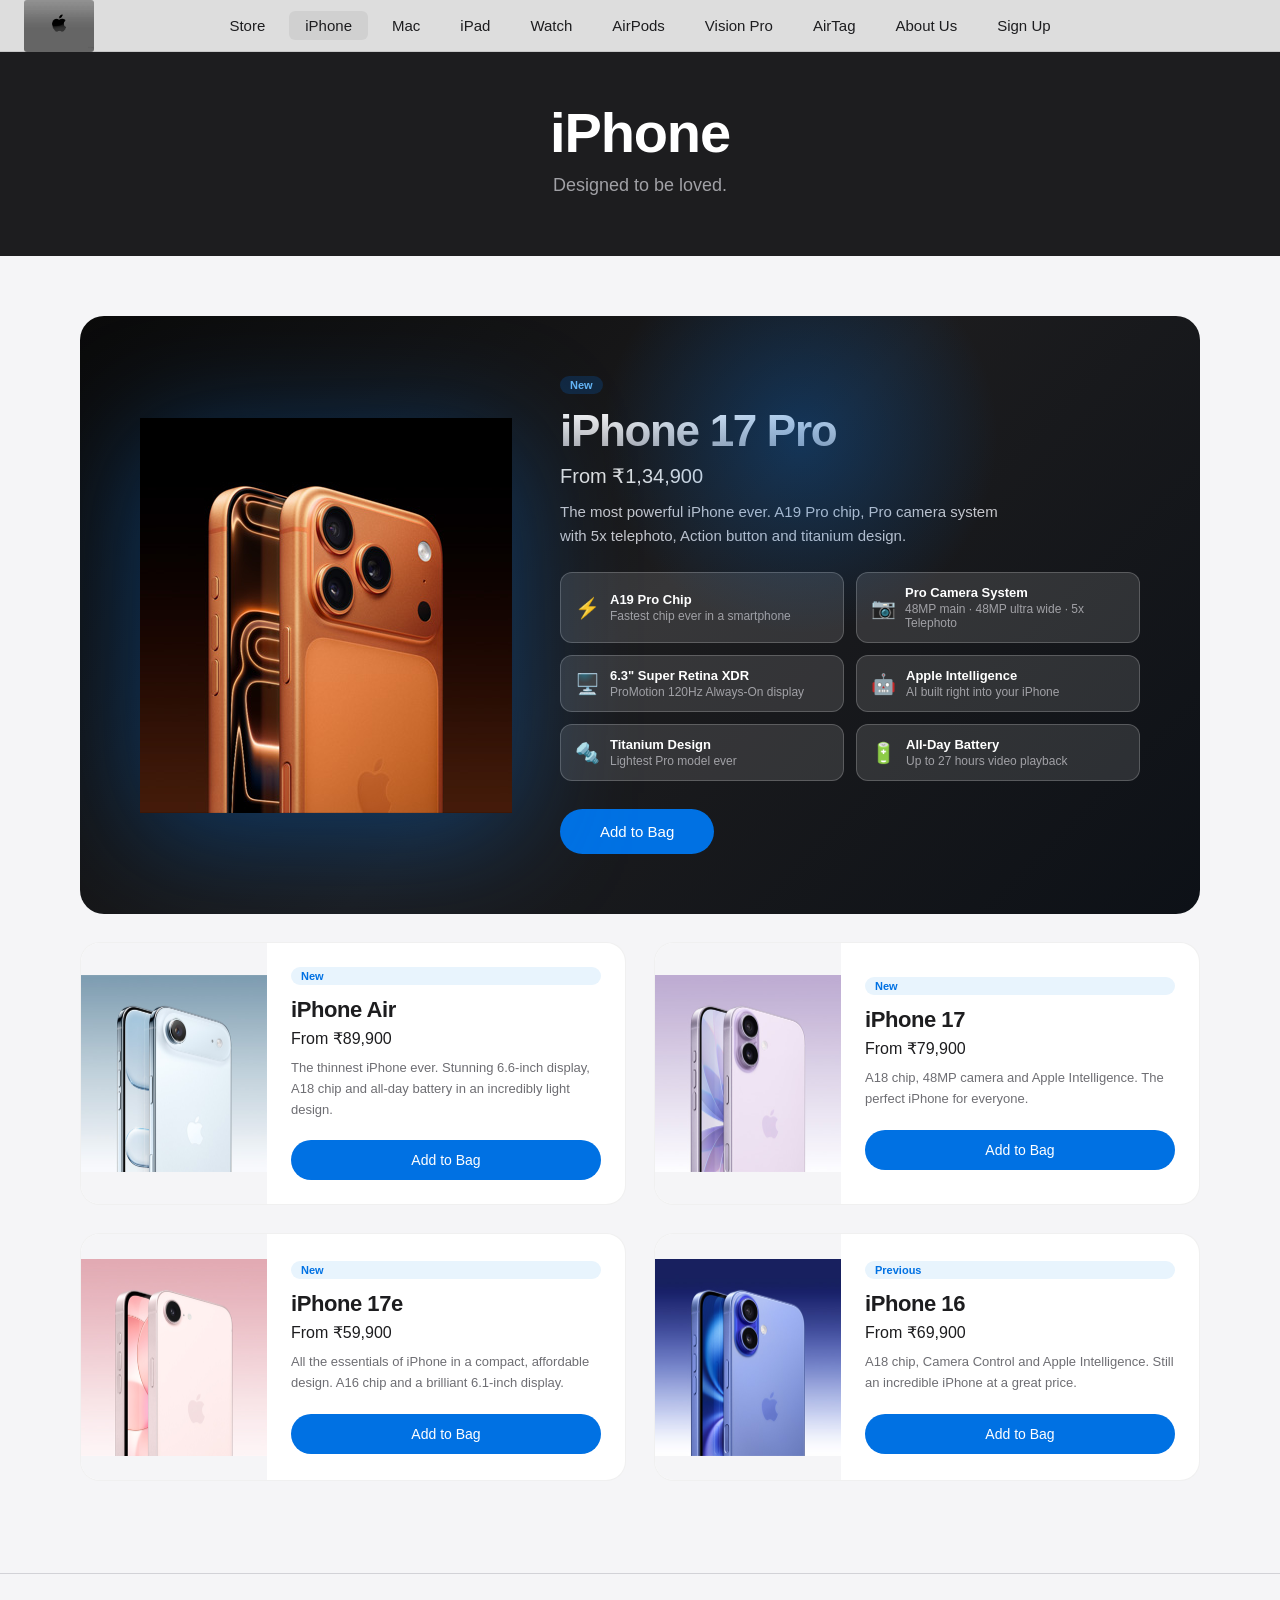
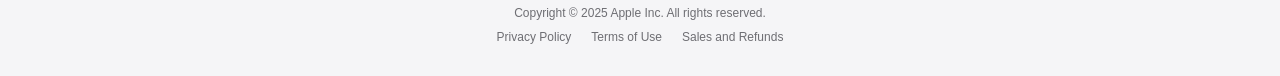
<file: iphone.html>
<html>
<head>
    <title>iPhone — Apple</title>
    <link rel="stylesheet" href="style.css">
</head>
<body>

    <!-- NAVBAR -->
    <nav class="navbar">
        <a href="index.html" class="nav-logo">
        <img src="images/apple.jpg" alt="Apple"></a>
        <ul class="nav-links">
	    <li><a href="index.html">Store</a></li>
            <li><a href="iphone.html" class="active">iPhone</a></li>
            <li><a href="mac.html">Mac</a></li>
            <li><a href="ipad.html">iPad</a></li>
            <li><a href="watch.html">Watch</a></li>
            <li><a href="airpods.html">AirPods</a></li>
            <li><a href="vision.html">Vision Pro</a></li>
            <li><a href="tag.html">AirTag</a></li>
            <li><a href="about.html">About Us</a></li>
            <li id="authLink"></li>
        </ul>
    </nav>

    <!-- PAGE HEADER -->
    <div class="page-header">
        <h1>iPhone</h1>
        <p>Designed to be loved.</p>
    </div>

    <section class="iphone-section">

        <!-- ROW 1 — iPhone 17 Pro Hero -->
        <div class="iphone-hero-card">
            <div class="iphone-hero-img">
                <img src="images/iphone1.jpg" alt="iPhone 17 Pro">
            </div>
            <div class="iphone-hero-info">
                <p class="iphone-tag hero-tag">New</p>
                <h2>iPhone 17 Pro</h2>
                <p class="iphone-hero-price">From ₹1,34,900</p>
                <p class="iphone-hero-desc">The most powerful iPhone ever. A19 Pro chip, Pro camera system with 5x telephoto, Action button and titanium design.</p>
                <div class="iphone-hero-specs">
                    <div class="iphone-spec-item">
                        <span>⚡</span>
                        <div>
                            <p class="spec-title">A19 Pro Chip</p>
                            <p class="spec-detail">Fastest chip ever in a smartphone</p>
                        </div>
                    </div>
                    <div class="iphone-spec-item">
                        <span>📷</span>
                        <div>
                            <p class="spec-title">Pro Camera System</p>
                            <p class="spec-detail">48MP main · 48MP ultra wide · 5x Telephoto</p>
                        </div>
                    </div>
                    <div class="iphone-spec-item">
                        <span>🖥️</span>
                        <div>
                            <p class="spec-title">6.3" Super Retina XDR</p>
                            <p class="spec-detail">ProMotion 120Hz Always-On display</p>
                        </div>
                    </div>
                    <div class="iphone-spec-item">
                        <span>🤖</span>
                        <div>
                            <p class="spec-title">Apple Intelligence</p>
                            <p class="spec-detail">AI built right into your iPhone</p>
                        </div>
                    </div>
                    <div class="iphone-spec-item">
                        <span>🔩</span>
                        <div>
                            <p class="spec-title">Titanium Design</p>
                            <p class="spec-detail">Lightest Pro model ever</p>
                        </div>
                    </div>
                    <div class="iphone-spec-item">
                        <span>🔋</span>
                        <div>
                            <p class="spec-title">All‑Day Battery</p>
                            <p class="spec-detail">Up to 27 hours video playback</p>
                        </div>
                    </div>
                </div>
                <button class="iphone-hero-btn">Add to Bag</button>
            </div>
        </div>

        <!-- ROW 2 — iPhone Air + iPhone 17 -->
        <div class="iphone-grid">

            <div class="iphone-card">
                <div class="iphone-img-wrap">
                    <img src="images/iphone2.jpg" alt="iPhone Air">
                </div>
                <div class="iphone-info">
                    <p class="iphone-tag">New</p>
                    <h3>iPhone Air</h3>
                    <p class="iphone-price">From ₹89,900</p>
                    <p class="iphone-desc">The thinnest iPhone ever. Stunning 6.6-inch display, A18 chip and all-day battery in an incredibly light design.</p>
                    <button class="iphone-btn">Add to Bag</button>
                </div>
            </div>

            <div class="iphone-card">
                <div class="iphone-img-wrap">
                    <img src="images/iphone3.jpg" alt="iPhone 17">
                </div>
                <div class="iphone-info">
                    <p class="iphone-tag">New</p>
                    <h3>iPhone 17</h3>
                    <p class="iphone-price">From ₹79,900</p>
                    <p class="iphone-desc">A18 chip, 48MP camera and Apple Intelligence. The perfect iPhone for everyone.</p>
                    <button class="iphone-btn">Add to Bag</button>
                </div>
            </div>

        </div>

        <!-- ROW 3 — iPhone 17e + iPhone 16 -->
        <div class="iphone-grid">

            <div class="iphone-card">
                <div class="iphone-img-wrap">
                    <img src="images/iphone4.jpg" alt="iPhone 17e">
                </div>
                <div class="iphone-info">
                    <p class="iphone-tag">New</p>
                    <h3>iPhone 17e</h3>
                    <p class="iphone-price">From ₹59,900</p>
                    <p class="iphone-desc">All the essentials of iPhone in a compact, affordable design. A16 chip and a brilliant 6.1-inch display.</p>
                    <button class="iphone-btn">Add to Bag</button>
                </div>
            </div>

            <div class="iphone-card">
                <div class="iphone-img-wrap">
                    <img src="images/iphone5.jpg" alt="iPhone 16">
                </div>
                <div class="iphone-info">
                    <p class="iphone-tag">Previous</p>
                    <h3>iPhone 16</h3>
                    <p class="iphone-price">From ₹69,900</p>
                    <p class="iphone-desc">A18 chip, Camera Control and Apple Intelligence. Still an incredible iPhone at a great price.</p>
                    <button class="iphone-btn">Add to Bag</button>
                </div>
            </div>

        </div>

    </section>

    <!-- FOOTER -->
    <footer class="footer">
        <p>Copyright &copy; 2025 Apple Inc. All rights reserved.</p>
        <ul>
            <li><a href="#">Privacy Policy</a></li>
            <li><a href="#">Terms of Use</a></li>
            <li><a href="#">Sales and Refunds</a></li>
        </ul>
    </footer>

    <script src="script.js"></script>
</body>
</html>
</file>
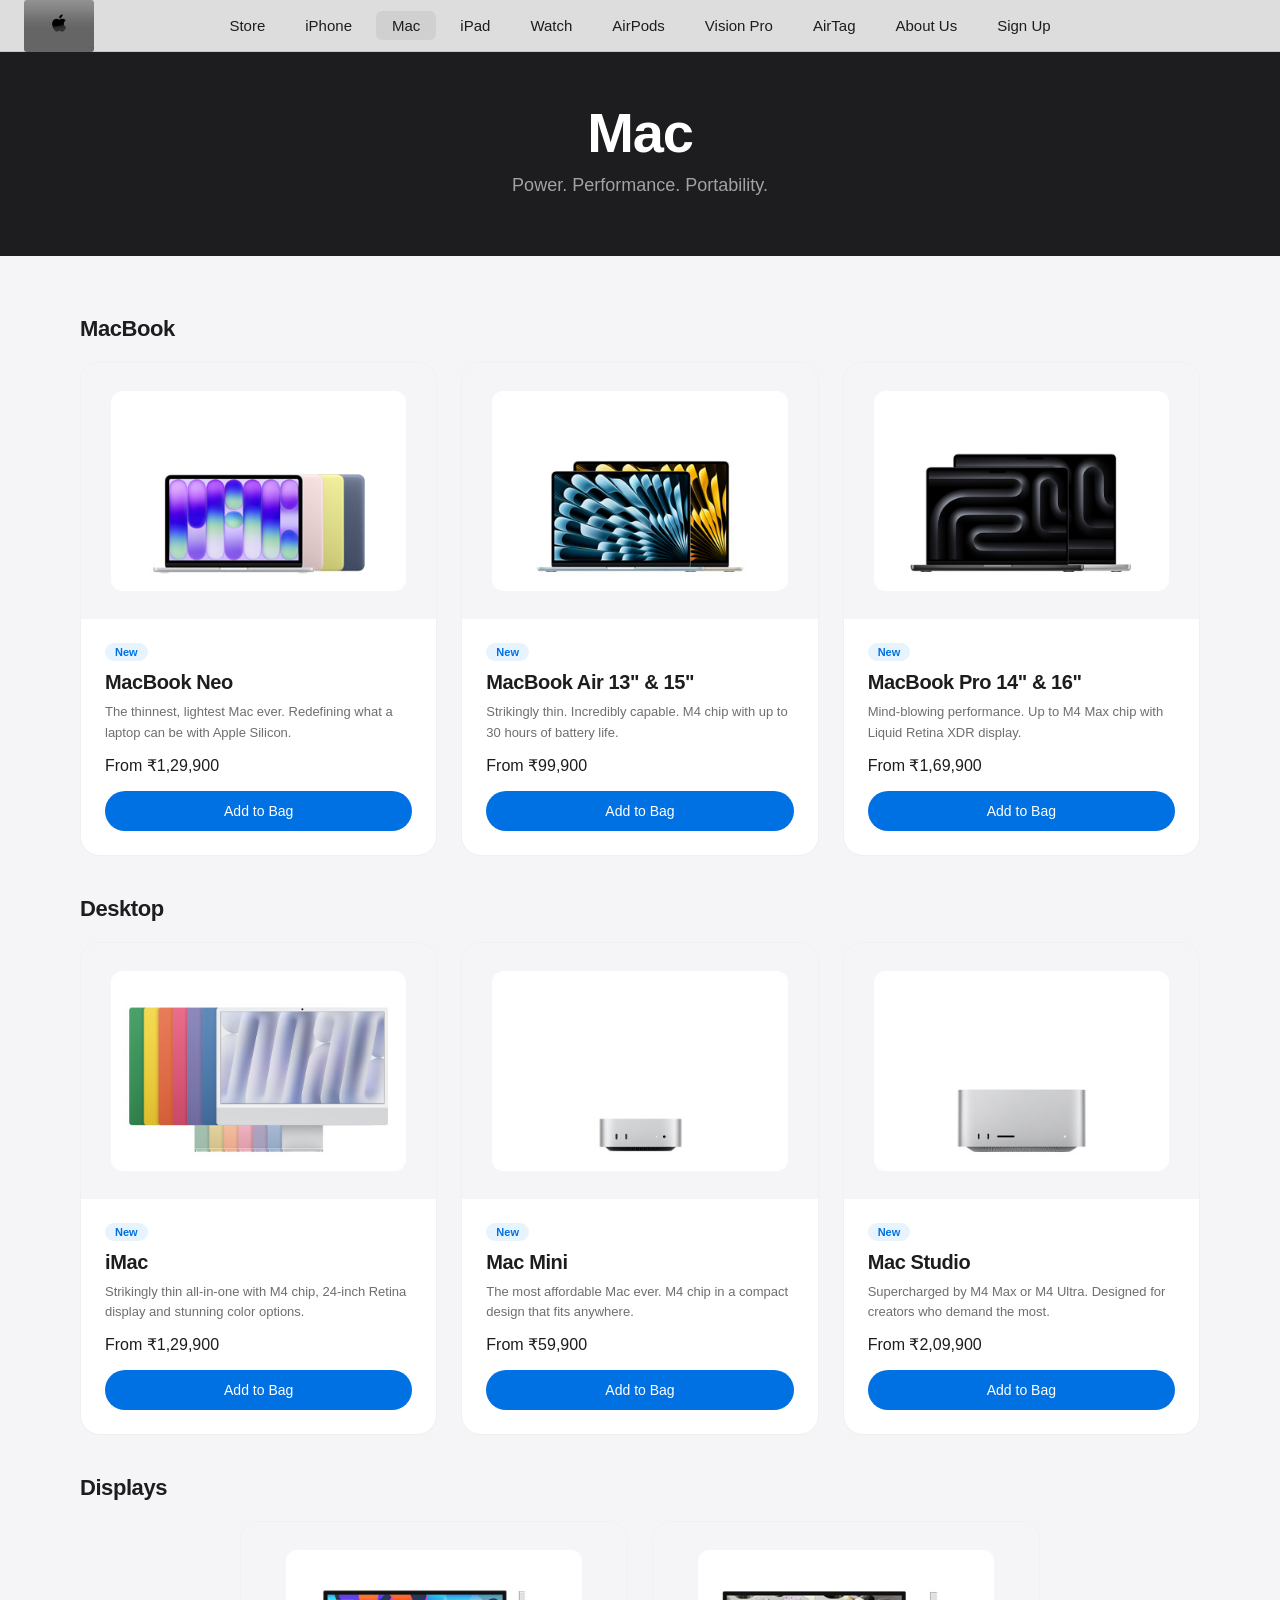
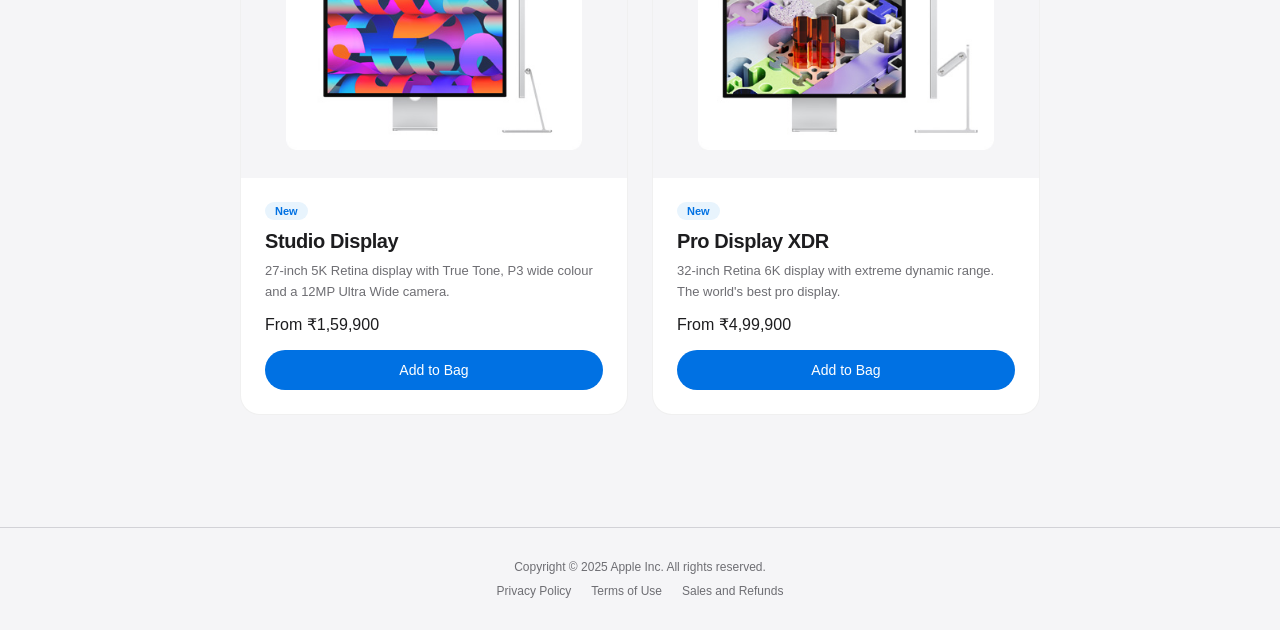
<file: mac.html>
<html>
<head>
    <title>Mac — Apple</title>
    <link rel="stylesheet" href="style.css">
</head>
<body>

    <!-- NAVBAR -->
    <nav class="navbar">
        <a href="index.html" class="nav-logo">
        <img src="images/apple.jpg" alt="Apple"></a>
        <ul class="nav-links">
	    <li><a href="index.html">Store</a></li>
            <li><a href="iphone.html">iPhone</a></li>
            <li><a href="mac.html" class="active">Mac</a></li>
            <li><a href="ipad.html">iPad</a></li>
            <li><a href="watch.html">Watch</a></li>
            <li><a href="airpods.html">AirPods</a></li>
            <li><a href="vision.html">Vision Pro</a></li>
            <li><a href="tag.html">AirTag</a></li>
            <li><a href="about.html">About Us</a></li>
            <li id="authLink"></li>
        </ul>
    </nav>

    <!-- PAGE HEADER -->
    <div class="page-header">
        <h1>Mac</h1>
        <p>Power. Performance. Portability.</p>
    </div>

    <!-- MAC GRID -->
    <section class="mac-section">

        <!-- ROW 1 — MacBooks -->
        <p class="mac-row-label">MacBook</p>
        <div class="mac-grid mac-grid-3">

            <div class="mac-card">
                <div class="mac-img-wrap">
                    <img src="images/mac1.jpg" alt="MacBook Neo">
                </div>
                <div class="mac-info">
                    <p class="mac-tag">New</p>
                    <h2>MacBook Neo</h2>
                    <p class="mac-desc">The thinnest, lightest Mac ever. Redefining what a laptop can be with Apple Silicon.</p>
                    <p class="mac-price">From ₹1,29,900</p>
                    <button class="mac-btn">Add to Bag</button>
                </div>
            </div>

            <div class="mac-card">
                <div class="mac-img-wrap">
                    <img src="images/mac2.jpg" alt="MacBook Air 13 and 15">
                </div>
                <div class="mac-info">
                    <p class="mac-tag">New</p>
                    <h2>MacBook Air 13" & 15"</h2>
                    <p class="mac-desc">Strikingly thin. Incredibly capable. M4 chip with up to 30 hours of battery life.</p>
                    <p class="mac-price">From ₹99,900</p>
                    <button class="mac-btn">Add to Bag</button>
                </div>
            </div>

            <div class="mac-card">
                <div class="mac-img-wrap">
                    <img src="images/mac3.jpg" alt="MacBook Pro 14 and 16">
                </div>
                <div class="mac-info">
                    <p class="mac-tag">New</p>
                    <h2>MacBook Pro 14" & 16"</h2>
                    <p class="mac-desc">Mind-blowing performance. Up to M4 Max chip with Liquid Retina XDR display.</p>
                    <p class="mac-price">From ₹1,69,900</p>
                    <button class="mac-btn">Add to Bag</button>
                </div>
            </div>

        </div>

        <!-- ROW 2 — Desktop Mac -->
        <p class="mac-row-label">Desktop</p>
        <div class="mac-grid mac-grid-3">

            <div class="mac-card">
                <div class="mac-img-wrap">
                    <img src="images/mac4.jpg" alt="iMac">
                </div>
                <div class="mac-info">
                    <p class="mac-tag">New</p>
                    <h2>iMac</h2>
                    <p class="mac-desc">Strikingly thin all-in-one with M4 chip, 24-inch Retina display and stunning color options.</p>
                    <p class="mac-price">From ₹1,29,900</p>
                    <button class="mac-btn">Add to Bag</button>
                </div>
            </div>

            <div class="mac-card">
                <div class="mac-img-wrap">
                    <img src="images/mac5.jpg" alt="Mac Mini">
                </div>
                <div class="mac-info">
                    <p class="mac-tag">New</p>
                    <h2>Mac Mini</h2>
                    <p class="mac-desc">The most affordable Mac ever. M4 chip in a compact design that fits anywhere.</p>
                    <p class="mac-price">From ₹59,900</p>
                    <button class="mac-btn">Add to Bag</button>
                </div>
            </div>

            <div class="mac-card">
                <div class="mac-img-wrap">
                    <img src="images/mac6.jpg" alt="Mac Studio">
                </div>
                <div class="mac-info">
                    <p class="mac-tag">New</p>
                    <h2>Mac Studio</h2>
                    <p class="mac-desc">Supercharged by M4 Max or M4 Ultra. Designed for creators who demand the most.</p>
                    <p class="mac-price">From ₹2,09,900</p>
                    <button class="mac-btn">Add to Bag</button>
                </div>
            </div>

        </div>

        <!-- ROW 3 — Displays -->
        <p class="mac-row-label">Displays</p>
        <div class="mac-grid mac-grid-2-center">

            <div class="mac-card">
                <div class="mac-img-wrap">
                    <img src="images/mac7.jpg" alt="Studio Display">
                </div>
                <div class="mac-info">
                    <p class="mac-tag">New</p>
                    <h2>Studio Display</h2>
                    <p class="mac-desc">27-inch 5K Retina display with True Tone, P3 wide colour and a 12MP Ultra Wide camera.</p>
                    <p class="mac-price">From ₹1,59,900</p>
                    <button class="mac-btn">Add to Bag</button>
                </div>
            </div>

            <div class="mac-card">
                <div class="mac-img-wrap">
                    <img src="images/mac8.jpg" alt="Pro Display XDR">
                </div>
                <div class="mac-info">
                    <p class="mac-tag">New</p>
                    <h2>Pro Display XDR</h2>
                    <p class="mac-desc">32-inch Retina 6K display with extreme dynamic range. The world's best pro display.</p>
                    <p class="mac-price">From ₹4,99,900</p>
                    <button class="mac-btn">Add to Bag</button>
                </div>
            </div>

        </div>

    </section>

    <!-- FOOTER -->
    <footer class="footer">
        <p>Copyright &copy; 2025 Apple Inc. All rights reserved.</p>
        <ul>
            <li><a href="#">Privacy Policy</a></li>
            <li><a href="#">Terms of Use</a></li>
            <li><a href="#">Sales and Refunds</a></li>
        </ul>
    </footer>

    <script src="script.js"></script>
</body>
</html>
</file>
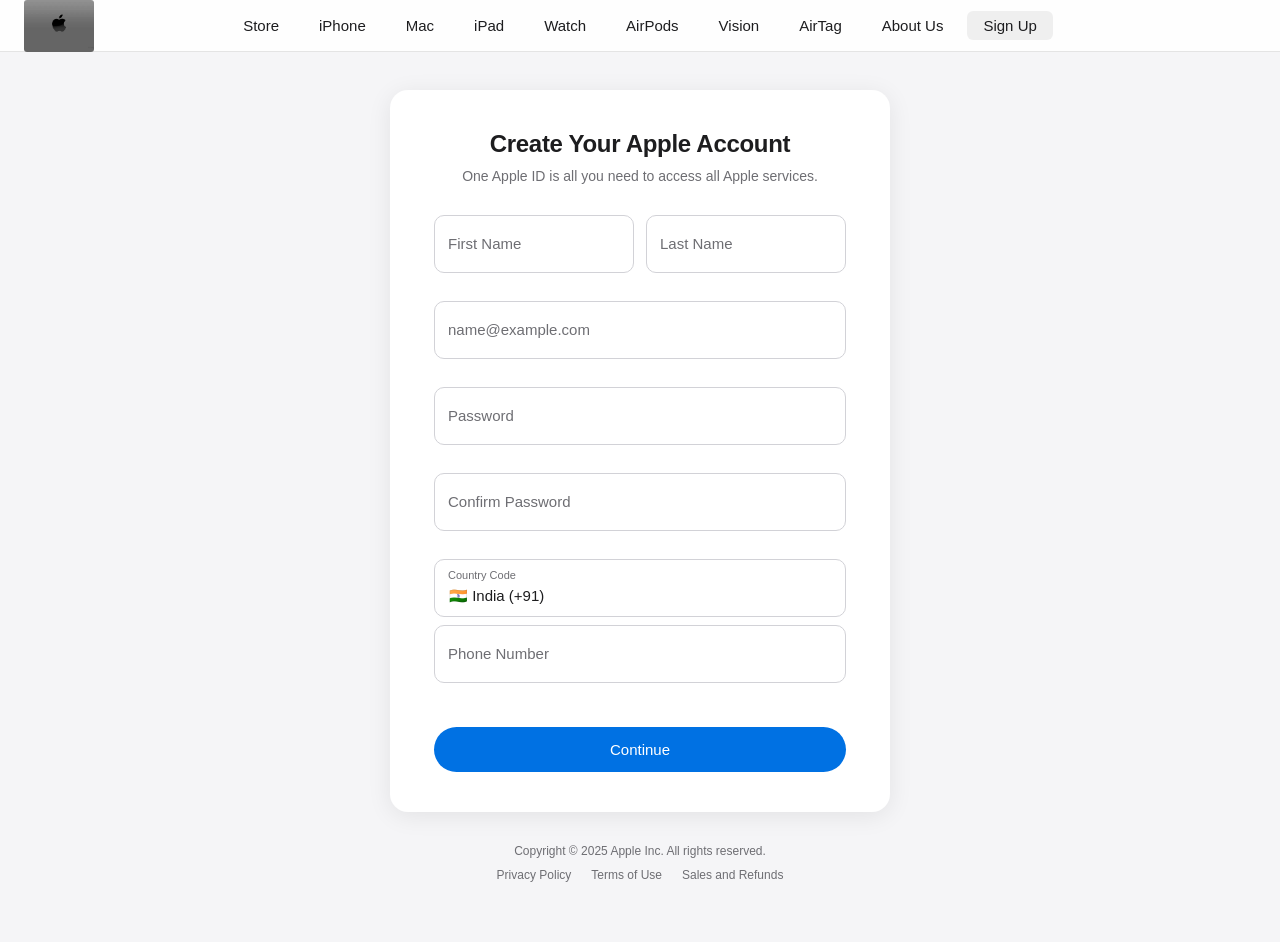
<file: profile.html>
<html>
<head>
    <title>Profile</title>
    <link rel="stylesheet" href="style.css">
</head>
<body>

    <nav class="navbar">
        <a href="index.html" class="nav-logo">
        <img src="images/apple.jpg" alt="Apple"></a>
        <ul class="nav-links">
	    <li><a href="index.html">Store</a></li>
            <li><a href="iphone.html">iPhone</a></li>
            <li><a href="mac.html">Mac</a></li>
            <li><a href="ipad.html">iPad</a></li>
            <li><a href="watch.html">Watch</a></li>
            <li><a href="airpods.html">AirPods</a></li>
            <li><a href="vision.html">Vision</a></li>
	    <li><a href="tag.html">AirTag</a></li>
            <li><a href="about.html">About Us</a></li>
            <li id="authLink"></li>
        </ul>
    </nav>

    <div class="page-wrap">
        <div class="card">

            <div class="avatar">
                <svg xmlns="http://www.w3.org/2000/svg" viewBox="0 0 24 24" fill="#6e6e73">
                    <path d="M12 12c2.7 0 4.8-2.1 4.8-4.8S14.7 2.4 12 2.4 7.2 4.5 7.2 7.2 9.3 12 12 12zm0 2.4c-3.2 0-9.6 1.6-9.6 4.8v2.4h19.2v-2.4c0-3.2-6.4-4.8-9.6-4.8z"/>
                </svg>
            </div>

            <h1 class="profile-name" id="profileName"></h1>
            <p class="profile-email" id="profileEmail"></p>

            <div class="divider"></div>

            <div class="info-grid">

                <div class="info-row">
                    <span class="info-label">First Name</span>
                    <span class="info-value" id="firstName"></span>
                </div>

                <div class="info-row">
                    <span class="info-label">Last Name</span>
                    <span class="info-value" id="lastName"></span>
                </div>

                <div class="info-row">
                    <span class="info-label">Email</span>
                    <span class="info-value" id="email"></span>
                </div>

                <div class="info-row">
                    <span class="info-label">Phone</span>
                    <span class="info-value" id="phone"></span>
                </div>

                <div class="info-row">
                    <span class="info-label">Date of Birth</span>
                    <span class="info-value empty">Not provided</span>
                </div>

                <div class="info-row">
                    <span class="info-label">Address</span>
                    <span class="info-value empty">Not provided</span>
                </div>
            </div>
        </div>
    </div>
    <script src="script.js"></script>
</body>
</html>
</file>
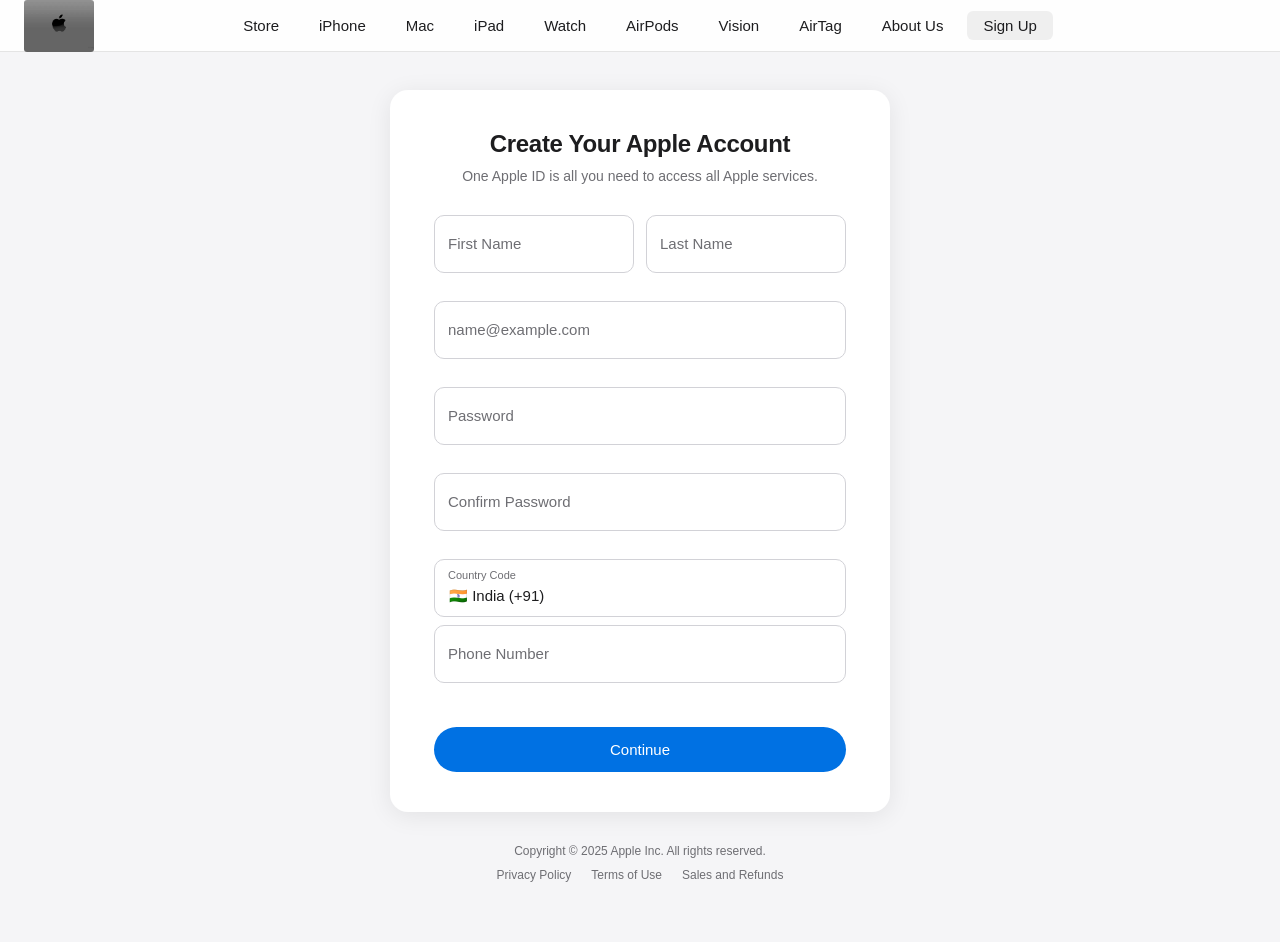
<file: signup.html>
<html>
<head>
    <title>Create Your Apple Account</title>
    <link rel="stylesheet" href="style.css">
</head>
<body>

    <div class="page-wrap">

       <nav class="navbar">
    <a href="index.html" class="nav-logo">
    <img src="images/apple.jpg" alt="Apple"></a>

    <ul class="nav-links">
	<li><a href="index.html">Store</a></li>
        <li><a href="iphone.html">iPhone</a></li>
        <li><a href="mac.html">Mac</a></li>
        <li><a href="ipad.html">iPad</a></li>
        <li><a href="watch.html">Watch</a></li>
        <li><a href="airpods.html">AirPods</a></li>
        <li><a href="vision.html">Vision</a></li>
	<li><a href="tag.html">AirTag</a></li>
        <li><a href="about.html">About Us</a></li>
	<li id="authLink"></li>
    </ul>

</nav>

        <div class="card">

            <h1>Create Your Apple Account</h1>
            <p class="subtitle">One Apple ID is all you need to access all Apple services.</p>

            <form id="signupForm" novalidate>

                <div class="form-row">
                    <div class="input-group">
                        <input type="text" id="firstName" placeholder=" " autocomplete="given-name">
                        <label for="firstName">First Name</label>
                        <small class="error-msg" id="firstNameError"></small>
                    </div>

                    <div class="input-group">
                        <input type="text" id="lastName" placeholder=" " autocomplete="family-name">
                        <label for="lastName">Last Name</label>
                        <small class="error-msg" id="lastNameError"></small>
                    </div>
                </div>

                <div class="input-group">
                    <input type="text" id="email" placeholder=" " autocomplete="email">
                    <label for="email">name@example.com</label>
                    <small class="error-msg" id="emailError"></small>
                </div>

                <div class="input-group">
                    <input type="password" id="password" placeholder=" " autocomplete="new-password">
                    <label for="password">Password</label>
                    <small class="error-msg" id="passwordError"></small>
                </div>

                <div class="input-group">
                    <input type="password" id="confirmPassword" placeholder=" " autocomplete="new-password">
                    <label for="confirmPassword">Confirm Password</label>
                    <small class="error-msg" id="confirmPasswordError"></small>
                </div>

		<div class="input-group">
    			<select id="countryCode">
        			<option value="+91" selected>🇮🇳 India (+91)</option>
        			<option value="+1">🇺🇸 USA (+1)</option>
        			<option value="+44">🇬🇧 UK (+44)</option>
        			<option value="+61">🇦🇺 Australia (+61)</option>
        			<option value="+81">🇯🇵 Japan (+81)</option>
        			<option value="+86">🇨🇳 China (+86)</option>
        			<option value="+971">🇦🇪 UAE (+971)</option>
        			<option value="+49">🇩🇪 Germany (+49)</option>
        			<option value="+33">🇫🇷 France (+33)</option>
        			<option value="+7">🇷🇺 Russia (+7)</option>
    			</select>
    			<label for="countryCode">Country Code</label>
		</div>

                <div class="input-group">
                    <input type="text" id="phone" placeholder=" " autocomplete="tel" maxlength="10">
                    <label for="phone">Phone Number</label>
                    <small class="error-msg" id="phoneError"></small>
                </div>

                <button type="submit" id="submitBtn">Continue</button>

            </form>

        </div>

        <footer>
            <p>Copyright &copy; 2025 Apple Inc. All rights reserved.</p>
            <ul>
                <li><a href="#">Privacy Policy</a></li>
                <li><a href="#">Terms of Use</a></li>
                <li><a href="#">Sales and Refunds</a></li>
            </ul>
        </footer>

    </div>

    <script src="script.js"></script>
</body>
</html>
</file>
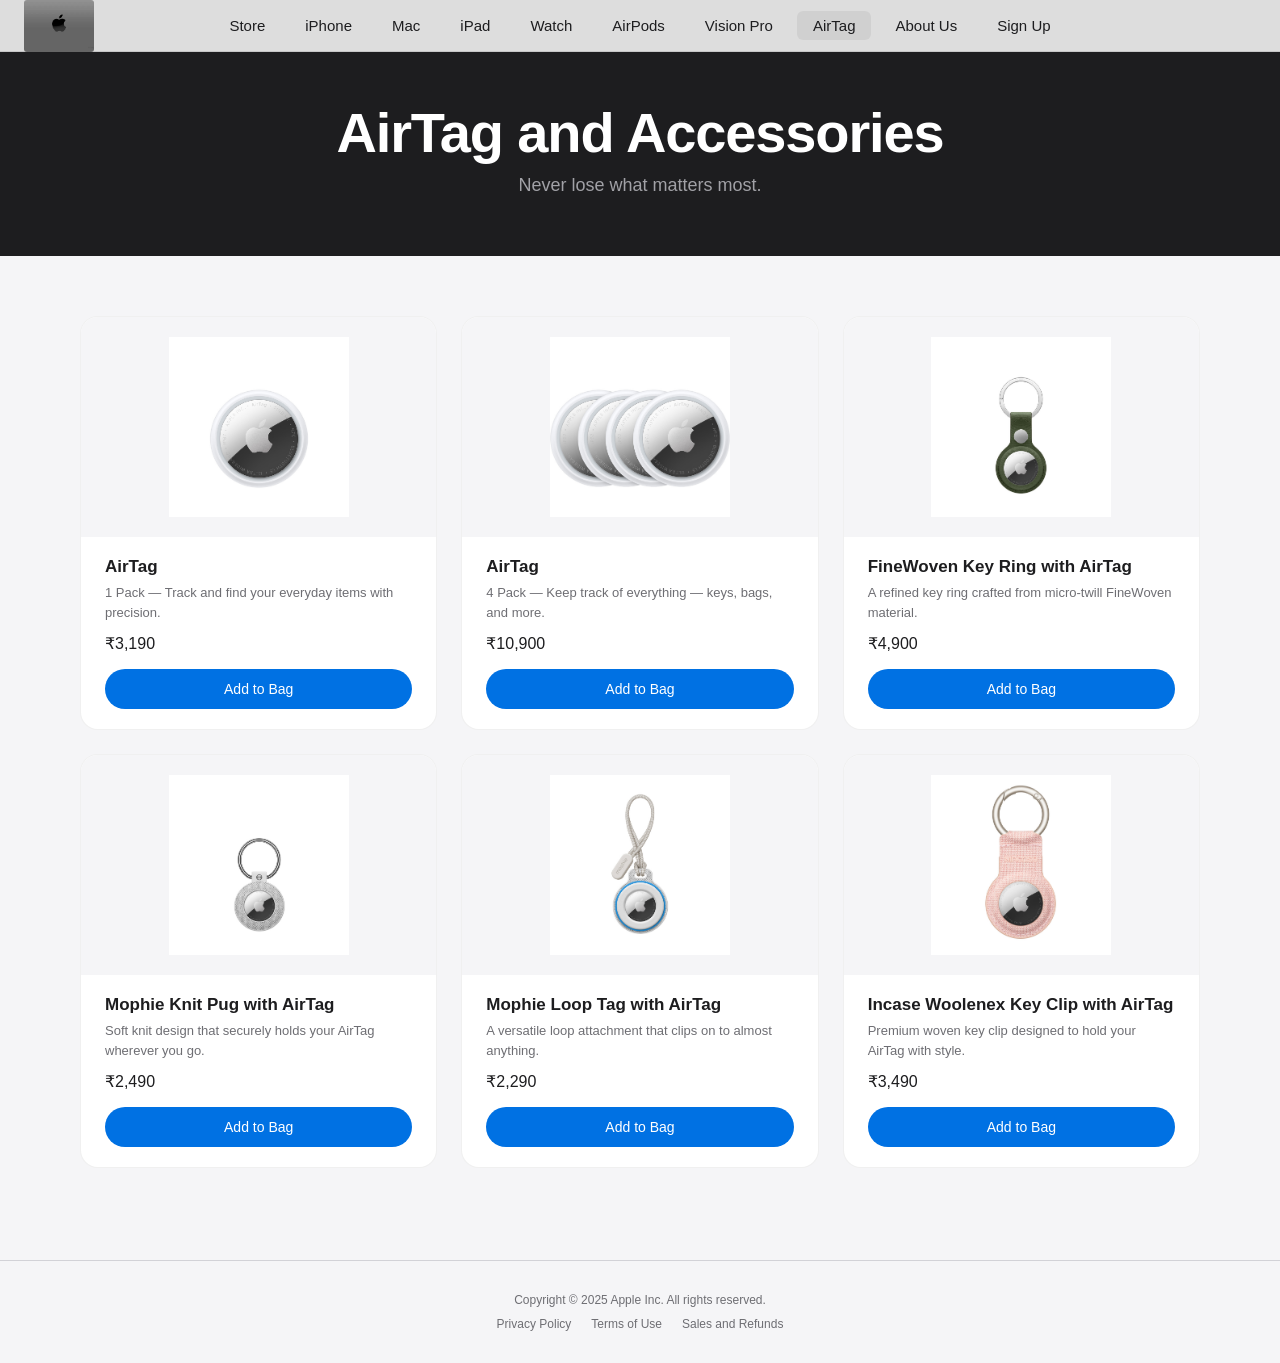
<file: tag.html>
<html>
<head>
    <title>AirTag — Apple</title>
    <link rel="stylesheet" href="style.css">
</head>
<body>

    <!-- NAVBAR -->
    <nav class="navbar">
        <a href="index.html" class="nav-logo">
        <img src="images/apple.jpg" alt="Apple"></a>
        <ul class="nav-links">
	    <li><a href="index.html">Store</a></li>
            <li><a href="iphone.html">iPhone</a></li>
            <li><a href="mac.html">Mac</a></li>
            <li><a href="ipad.html">iPad</a></li>
            <li><a href="watch.html">Watch</a></li>
            <li><a href="airpods.html">AirPods</a></li>
            <li><a href="vision.html">Vision Pro</a></li>
            <li><a href="tag.html" class="active">AirTag</a></li>
            <li><a href="about.html">About Us</a></li>
            <li id="authLink"></li>
        </ul>
    </nav>

    <!-- PAGE HEADER -->
    <div class="page-header">
        <h1>AirTag and Accessories</h1>
        <p>Never lose what matters most.</p>
    </div>

    <!-- PRODUCT GRID -->
    <section class="tag-section">
        <div class="tag-grid">

            <div class="tag-card">
                <img src="images/tag1.jpg" alt="AirTag 1 Pack">
                <div class="tag-info">
                    <h3>AirTag</h3>
                    <p class="tag-desc">1 Pack — Track and find your everyday items with precision.</p>
                    <p class="tag-price">₹3,190</p>
                    <button class="tag-btn">Add to Bag</button>
                </div>
            </div>

            <div class="tag-card">
                <img src="images/tag2.jpg" alt="AirTag 4 Pack">
                <div class="tag-info">
                    <h3>AirTag</h3>
                    <p class="tag-desc">4 Pack — Keep track of everything — keys, bags, and more.</p>
                    <p class="tag-price">₹10,900</p>
                    <button class="tag-btn">Add to Bag</button>
                </div>
            </div>

            <div class="tag-card">
                <img src="images/tag3.jpg" alt="FineWoven Key Ring">
                <div class="tag-info">
                    <h3>FineWoven Key Ring with AirTag</h3>
                    <p class="tag-desc">A refined key ring crafted from micro-twill FineWoven material.</p>
                    <p class="tag-price">₹4,900</p>
                    <button class="tag-btn">Add to Bag</button>
                </div>
            </div>

            <div class="tag-card">
                <img src="images/tag4.jpg" alt="Mophie Knit Pug">
                <div class="tag-info">
                    <h3>Mophie Knit Pug with AirTag</h3>
                    <p class="tag-desc">Soft knit design that securely holds your AirTag wherever you go.</p>
                    <p class="tag-price">₹2,490</p>
                    <button class="tag-btn">Add to Bag</button>
                </div>
            </div>

            <div class="tag-card">
                <img src="images/tag5.jpg" alt="Mophie Loop Tag">
                <div class="tag-info">
                    <h3>Mophie Loop Tag with AirTag</h3>
                    <p class="tag-desc">A versatile loop attachment that clips on to almost anything.</p>
                    <p class="tag-price">₹2,290</p>
                    <button class="tag-btn">Add to Bag</button>
                </div>
            </div>

            <div class="tag-card">
                <img src="images/tag6.jpg" alt="Incase Woolenex Key Clip">
                <div class="tag-info">
                    <h3>Incase Woolenex Key Clip with AirTag</h3>
                    <p class="tag-desc">Premium woven key clip designed to hold your AirTag with style.</p>
                    <p class="tag-price">₹3,490</p>
                    <button class="tag-btn">Add to Bag</button>
                </div>
            </div>

        </div>
    </section>

    <!-- FOOTER -->
    <footer class="footer">
        <p>Copyright &copy; 2025 Apple Inc. All rights reserved.</p>
        <ul>
            <li><a href="#">Privacy Policy</a></li>
            <li><a href="#">Terms of Use</a></li>
            <li><a href="#">Sales and Refunds</a></li>
        </ul>
    </footer>

    <script src="script.js"></script>
</body>
</html>
</file>
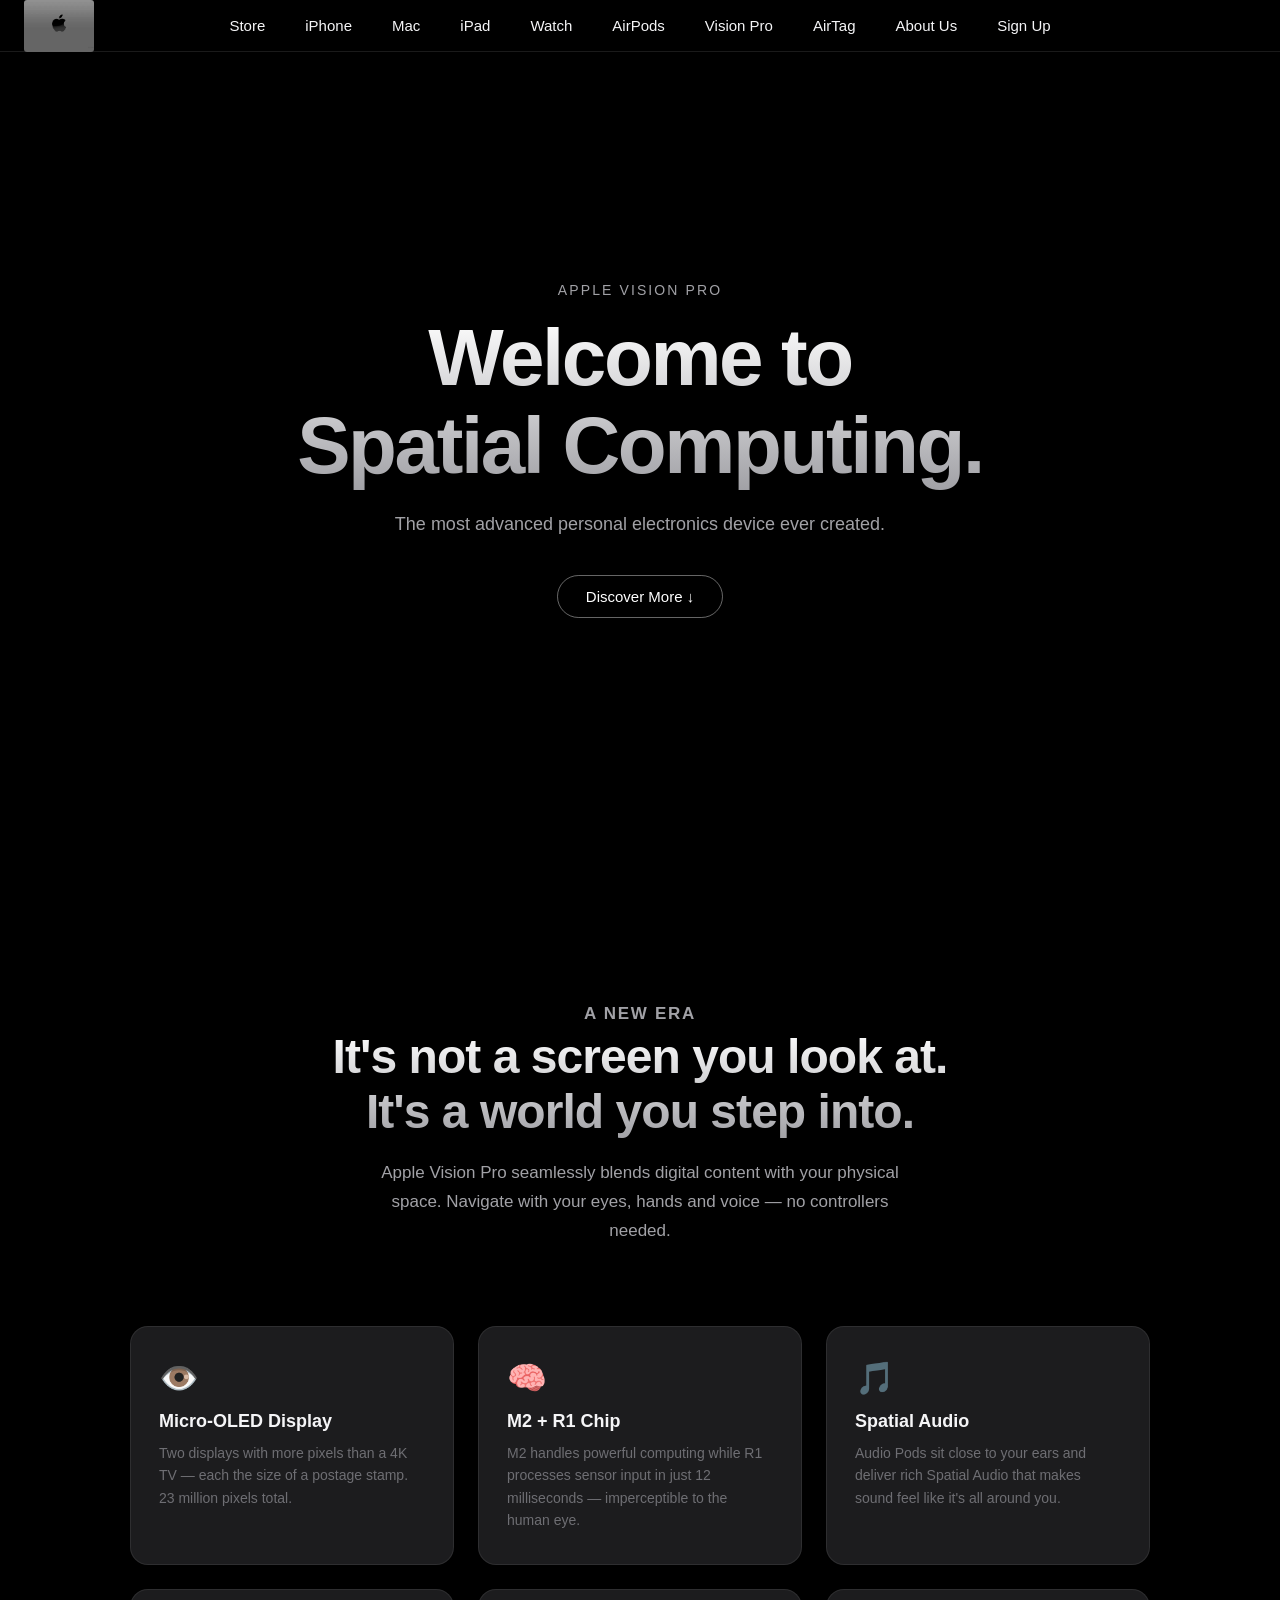
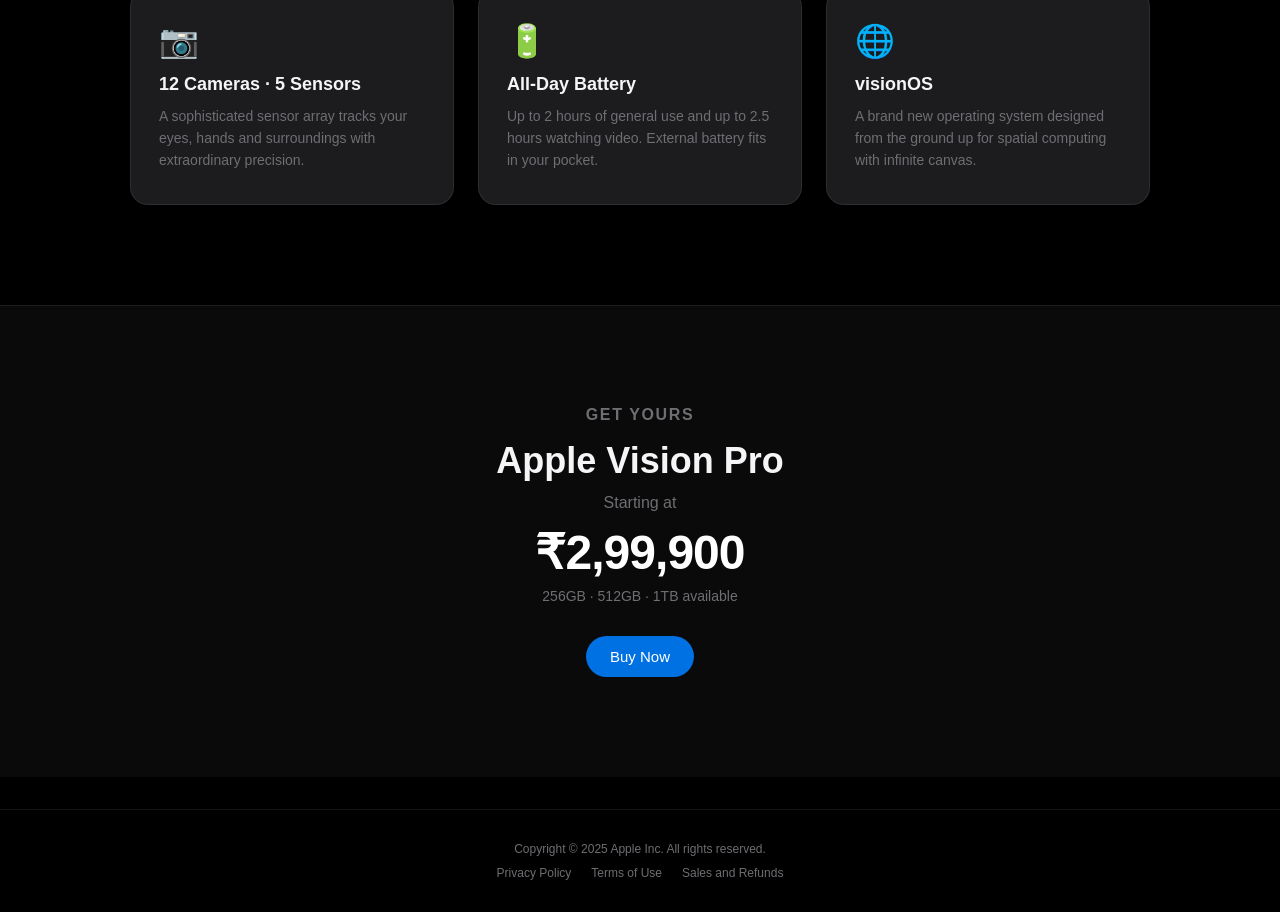
<file: vision.html>
<html>
<head>
    <title>Apple Vision Pro</title>
    <link rel="stylesheet" href="style.css">
</head>
<body class="vision-body">

    <!-- NAVBAR -->
    <nav class="navbar vision-nav">
        <a href="index.html" class="nav-logo">
        <img src="images/apple.jpg" alt="Apple"></a>
        <ul class="nav-links">
	    <li><a href="index.html">Store</a></li>
            <li><a href="iphone.html">iPhone</a></li>
            <li><a href="mac.html">Mac</a></li>
            <li><a href="ipad.html">iPad</a></li>
            <li><a href="watch.html">Watch</a></li>
            <li><a href="airpods.html">AirPods</a></li>
            <li><a href="vision.html" class="active">Vision Pro</a></li>
            <li><a href="tag.html">AirTag</a></li>
            <li><a href="about.html">About Us</a></li>
            <li id="authLink"></li>
        </ul>
    </nav>

    <!-- VIDEO HERO -->
    <section class="vision-hero">
        <video autoplay muted loop playsinline class="vision-video">
            <source src="images/vision.mp4" type="video/mp4">
        </video>
        <div class="vision-overlay">
            <p class="vision-eyebrow">Apple Vision Pro</p>
            <h1>Welcome to<br>Spatial Computing.</h1>
            <p class="vision-sub">The most advanced personal electronics device ever created.</p>
            <a href="#vision-details" class="btn-vision">Discover More ↓</a>
        </div>
    </section>

    <!-- DETAILS SECTION -->
    <section class="vision-details" id="vision-details">

        <div class="vision-intro">
            <p class="vision-label">A New Era</p>
            <h2>It's not a screen you look at.<br>It's a world you step into.</h2>
            <p>Apple Vision Pro seamlessly blends digital content with your physical space. Navigate with your eyes, hands and voice — no controllers needed.</p>
        </div>

        <div class="vision-specs-grid">

            <div class="vision-spec">
                <span class="spec-icon">👁️</span>
                <h3>Micro‑OLED Display</h3>
                <p>Two displays with more pixels than a 4K TV — each the size of a postage stamp. 23 million pixels total.</p>
            </div>

            <div class="vision-spec">
                <span class="spec-icon">🧠</span>
                <h3>M2 + R1 Chip</h3>
                <p>M2 handles powerful computing while R1 processes sensor input in just 12 milliseconds — imperceptible to the human eye.</p>
            </div>

            <div class="vision-spec">
                <span class="spec-icon">🎵</span>
                <h3>Spatial Audio</h3>
                <p>Audio Pods sit close to your ears and deliver rich Spatial Audio that makes sound feel like it's all around you.</p>
            </div>

            <div class="vision-spec">
                <span class="spec-icon">📷</span>
                <h3>12 Cameras · 5 Sensors</h3>
                <p>A sophisticated sensor array tracks your eyes, hands and surroundings with extraordinary precision.</p>
            </div>

            <div class="vision-spec">
                <span class="spec-icon">🔋</span>
                <h3>All‑Day Battery</h3>
                <p>Up to 2 hours of general use and up to 2.5 hours watching video. External battery fits in your pocket.</p>
            </div>

            <div class="vision-spec">
                <span class="spec-icon">🌐</span>
                <h3>visionOS</h3>
                <p>A brand new operating system designed from the ground up for spatial computing with infinite canvas.</p>
            </div>

        </div>

    </section>

    <!-- PRICE SECTION -->
    <section class="vision-price-section">
        <div class="vision-price-inner">
            <p class="vision-label">Get Yours</p>
            <h2>Apple Vision Pro</h2>
            <p>Starting at</p>
            <p class="vision-price-tag">₹2,99,900</p>
            <p class="vision-price-sub">256GB · 512GB · 1TB available</p>
            <a href="#" class="btn-primary">Buy Now</a>
        </div>
    </section>

    <!-- FOOTER -->
    <footer class="footer vision-footer">
        <p>Copyright &copy; 2025 Apple Inc. All rights reserved.</p>
        <ul>
            <li><a href="#">Privacy Policy</a></li>
            <li><a href="#">Terms of Use</a></li>
            <li><a href="#">Sales and Refunds</a></li>
        </ul>
    </footer>

    <script src="script.js"></script>
</body>
</html>
</file>
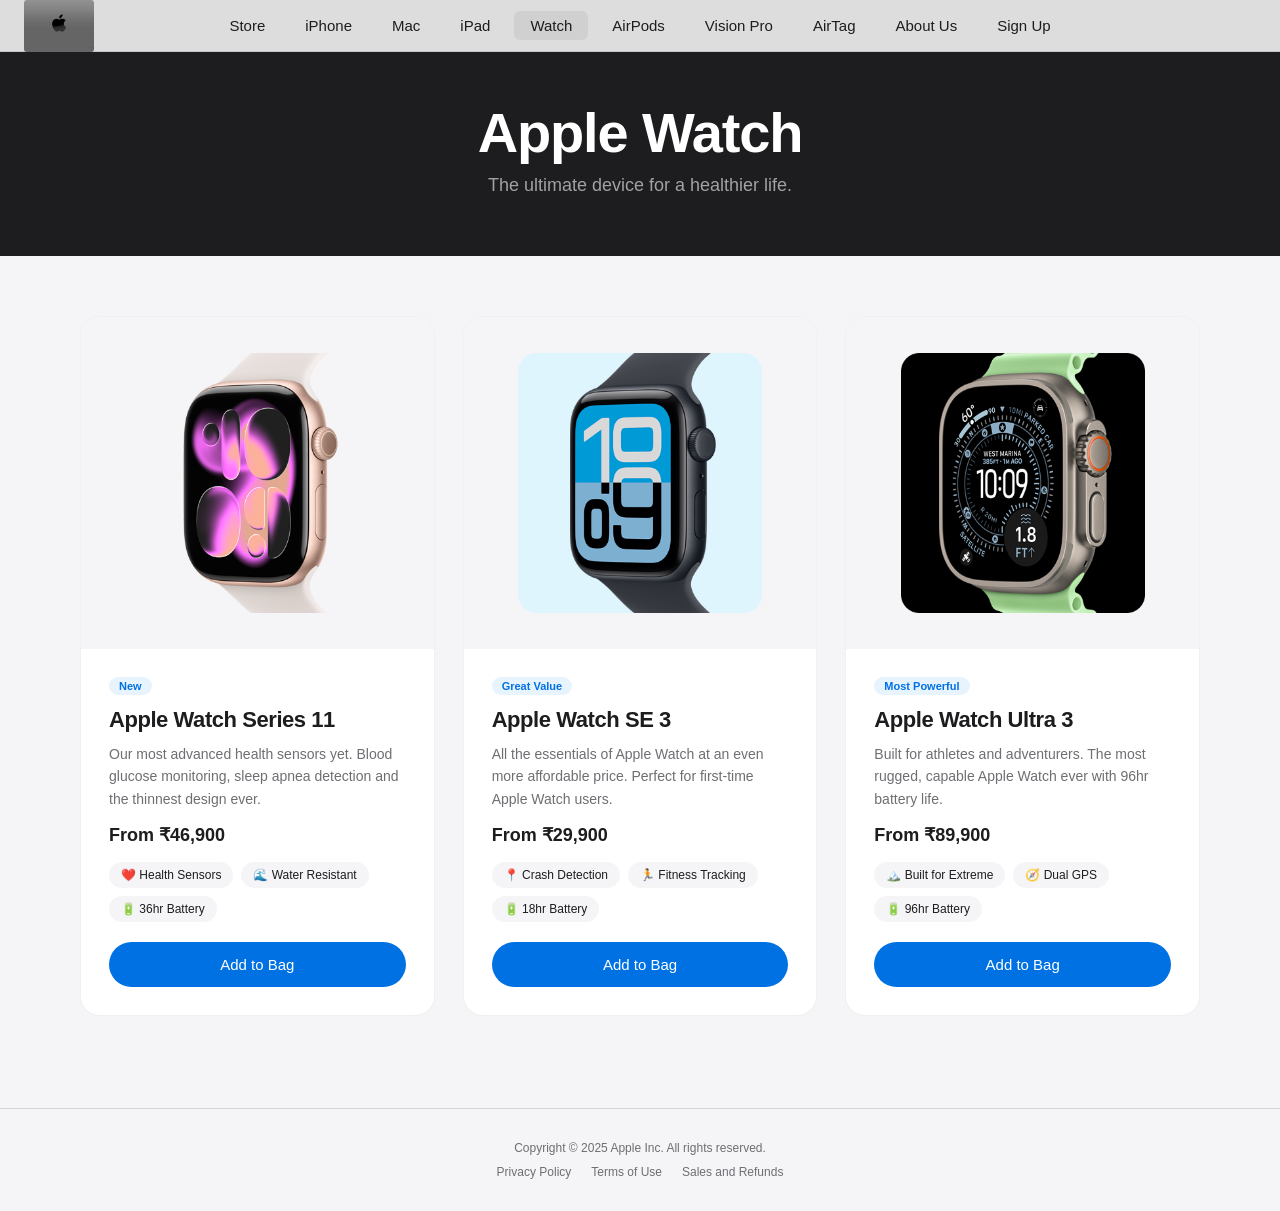
<file: watch.html>
<html>
<head>
    <title>Apple Watch — Apple</title>
    <link rel="stylesheet" href="style.css">
</head>
<body>

    <!-- NAVBAR -->
    <nav class="navbar">
        <a href="index.html" class="nav-logo">
        <img src="images/apple.jpg" alt="Apple"></a>
        <ul class="nav-links">
	    <li><a href="index.html">Store</a></li>
            <li><a href="iphone.html">iPhone</a></li>
            <li><a href="mac.html">Mac</a></li>
            <li><a href="ipad.html">iPad</a></li>
            <li><a href="watch.html" class="active">Watch</a></li>
            <li><a href="airpods.html">AirPods</a></li>
            <li><a href="vision.html">Vision Pro</a></li>
            <li><a href="tag.html">AirTag</a></li>
            <li><a href="about.html">About Us</a></li>
            <li id="authLink"></li>
        </ul>
    </nav>

    <!-- PAGE HEADER -->
    <div class="page-header">
        <h1>Apple Watch</h1>
        <p>The ultimate device for a healthier life.</p>
    </div>

    <!-- WATCH GRID -->
    <section class="watch-section">
        <div class="watch-grid">

            <!-- Apple Watch Series 11 -->
            <div class="watch-card">
                <div class="watch-img-wrap">
                    <img src="images/watch1.jpg" alt="Apple Watch Series 11">
                </div>
                <div class="watch-info">
                    <p class="watch-tag">New</p>
                    <h2>Apple Watch Series 11</h2>
                    <p class="watch-desc">Our most advanced health sensors yet. Blood glucose monitoring, sleep apnea detection and the thinnest design ever.</p>
                    <p class="watch-price">From ₹46,900</p>
                    <div class="watch-highlights">
                        <span>❤️ Health Sensors</span>
                        <span>🌊 Water Resistant</span>
                        <span>🔋 36hr Battery</span>
                    </div>
                    <button class="watch-btn">Add to Bag</button>
                </div>
            </div>

            <!-- Apple Watch SE 3 -->
            <div class="watch-card">
                <div class="watch-img-wrap">
                    <img src="images/watch2.jpg" alt="Apple Watch SE 3">
                </div>
                <div class="watch-info">
                    <p class="watch-tag">Great Value</p>
                    <h2>Apple Watch SE 3</h2>
                    <p class="watch-desc">All the essentials of Apple Watch at an even more affordable price. Perfect for first-time Apple Watch users.</p>
                    <p class="watch-price">From ₹29,900</p>
                    <div class="watch-highlights">
                        <span>📍 Crash Detection</span>
                        <span>🏃 Fitness Tracking</span>
                        <span>🔋 18hr Battery</span>
                    </div>
                    <button class="watch-btn">Add to Bag</button>
                </div>
            </div>

            <!-- Apple Watch Ultra 3 -->
            <div class="watch-card watch-ultra">
                <div class="watch-img-wrap">
                    <img src="images/watch3.jpg" alt="Apple Watch Ultra 3">
                </div>
                <div class="watch-info">
                    <p class="watch-tag">Most Powerful</p>
                    <h2>Apple Watch Ultra 3</h2>
                    <p class="watch-desc">Built for athletes and adventurers. The most rugged, capable Apple Watch ever with 96hr battery life.</p>
                    <p class="watch-price">From ₹89,900</p>
                    <div class="watch-highlights">
                        <span>🏔️ Built for Extreme</span>
                        <span>🧭 Dual GPS</span>
                        <span>🔋 96hr Battery</span>
                    </div>
                    <button class="watch-btn">Add to Bag</button>
                </div>
            </div>

        </div>
    </section>

    <!-- FOOTER -->
    <footer class="footer">
        <p>Copyright &copy; 2025 Apple Inc. All rights reserved.</p>
        <ul>
            <li><a href="#">Privacy Policy</a></li>
            <li><a href="#">Terms of Use</a></li>
            <li><a href="#">Sales and Refunds</a></li>
        </ul>
    </footer>

    <script src="script.js"></script>
</body>
</html>
</file>
<file: style.css>
<html>
<head>
<style>
* {
    margin: 0;
    padding: 0;
    box-sizing: border-box;
}

body {
    font-family: -apple-system, BlinkMacSystemFont, "SF Pro Text", "Helvetica Neue", Arial, sans-serif;
    background-color: #f5f5f7;
    color: #1d1d1f;
    min-height: 100vh;
}

.page-wrap {
    display: flex;
    flex-direction: column;
    align-items: center;
    padding: 40px 20px;
    min-height: 100vh;
}
/* ── NAVBAR ── */
.nav-logo img {
    width: 70px;
    height: 52px;
    object-fit: cover;
    object-position: center;
    border-radius: 3px;
}
.navbar {
    position: fixed;
    top: 0;
    left: 0;
    width: 100%;
    height: 52px;
    background: rgba(255, 255, 255, 0.85);
    backdrop-filter: saturate(180%) blur(20px);
    -webkit-backdrop-filter: saturate(180%) blur(20px);
    border-bottom: 1px solid rgba(0, 0, 0, 0.1);
    display: flex;
    align-items: center;
    justify-content: center;
    padding: 0 24px;
    z-index: 999;
}

.nav-logo {
    font-size: 22px;
    color: #1d1d1f;
    text-decoration: none;
    position: absolute;
    left: 10px;
    transition: opacity 0.2s;
}

.nav-logo:hover {
    opacity: 0.6;
}

.nav-links {
    list-style: none;
    display: flex;
    align-items: center;
    gap: 16px;
}

.nav-links li a {
    display: block;
    padding: 6px 6px;
    font-size: 15px;
    color: #1d1d1f;
    text-decoration: none;
    border-radius: 6px;
    transition: background 0.2s, color 0.2s;
}

.nav-links li a:hover {
    background: rgba(0, 0, 0, 0.06);
    color: #1d1d1f;
}

.nav-links li a.active {
    background: rgba(0, 0, 0, 0.06);
}

/* ── AUTH BUTTON (Sign Up / Profile) ── */
.nav-auth a {
    display: block;
    padding: 6px 14px;
    font-size: 13px;
    color: #0071e3;
    text-decoration: none;
    border: 1px solid #0071e3;
    border-radius: 980px;
    transition: background 0.2s, color 0.2s;
    white-space: nowrap;
}

.nav-auth a:hover {
    background: #0071e3;
    color: #ffffff;
}

/* Push page content below fixed navbar */
.page-wrap {
    padding-top: 80px;
}

.apple-logo {
    font-size: 40px;
    margin-bottom: 20px;
    color: #1d1d1f;
}

.card {
    background: #ffffff;
    border-radius: 18px;
    padding: 40px 44px;
    width: 100%;
    max-width: 460px;
    box-shadow: 0 4px 24px rgba(0, 0, 0, 0.08);
}

.card h1 {
    font-size: 24px;
    font-weight: 700;
    text-align: center;
    margin-bottom: 8px;
    letter-spacing: -0.3px;
}

.subtitle {
    font-size: 14px;
    color: #6e6e73;
    text-align: center;
    margin-bottom: 28px;
    line-height: 1.5;
}

.form-row {
    display: grid;
    grid-template-columns: 1fr 1fr;
    gap: 12px;
}

.input-group {
    position: relative;
    margin-bottom: 8px;
}

.input-group input {
    width: 100%;
    padding: 22px 14px 8px 14px;
    font-size: 15px;
    border: 1px solid #d2d2d7;
    border-radius: 10px;
    background: #ffffff;
    color: #1d1d1f;
    outline: none;
    transition: border-color 0.2s;
    font-family: inherit;
    height: 58px
}

.input-group input:focus {
    border-color: #0071e3;
    box-shadow: 0 0 0 3px rgba(0, 113, 227, 0.15);
}

.input-group label {
    position: absolute;
    left: 14px;
    top: 20px;
    transform: none;
    font-size: 15px;
    color: #6e6e73;
    pointer-events: none;
    transition: all 0.2s ease;
}

.input-group input:focus + label,
.input-group input:not(:placeholder-shown) + label {
    top: 10px;
    transform: translateY(0);
    font-size: 11px;
    color: #6e6e73;
}

.input-group select {
    width: 100%;
    padding: 22px 14px 8px 14px;
    height: 58px;
    font-size: 15px;
    border: 1px solid #d2d2d7;
    border-radius: 10px;
    background: #ffffff;
    color: #1d1d1f;
    outline: none;
    transition: border-color 0.2s;
    font-family: inherit;
    appearance: none;
    cursor: pointer;
}

input-group select option {
    font-size: 15px;       
    padding: 10px;
}

.input-group select + label {
    top: 10px;
    transform: translateY(0);
    font-size: 11px;
    color: #6e6e73;
}

.input-group select:focus {
    border-color: #0071e3;
    box-shadow: 0 0 0 3px rgba(0, 113, 227, 0.15);
}

.error-msg {
    display: block;
    color: #d70015;
    font-size: 12px;
    margin-top: 4px;
    margin-left: 4px;
    min-height: 16px;
}

.input-group.has-error input {
    border-color: #d70015;
}

.input-group.has-error input:focus {
    box-shadow: 0 0 0 3px rgba(215, 0, 21, 0.15);
}

.input-group.is-valid input {
    border-color: #34c759;
}

button[type="submit"] {
    width: 100%;
    padding: 14px;
    margin-top: 16px;
    background: #0071e3;
    color: #ffffff;
    font-size: 15px;
    font-weight: 500;
    border: none;
    border-radius: 980px;
    cursor: pointer;
    transition: background 0.2s, transform 0.1s;
    font-family: inherit;
}

button[type="submit"]:hover {
    background: #0077ed;
}

button[type="submit"]:active {
    transform: scale(0.98);
}

.signin-link {
    text-align: center;
    font-size: 13px;
    color: #6e6e73;
    margin-top: 20px;
}

.signin-link a {
    color: #0071e3;
    text-decoration: none;
}

.signin-link a:hover {
    text-decoration: underline;
}

footer {
    margin-top: 32px;
    text-align: center;
    font-size: 12px;
    color: #6e6e73;
}

footer p {
    margin-bottom: 10px;
}

footer ul {
    list-style: none;
    display: flex;
    justify-content: center;
    gap: 20px;
    flex-wrap: wrap;
}

footer ul li a {
    color: #6e6e73;
    text-decoration: none;
}

footer ul li a:hover {
    text-decoration: underline;
}
* {
    margin: 0;
    padding: 0;
    box-sizing: border-box;
}

body {
    font-family: -apple-system, BlinkMacSystemFont, "SF Pro Text", "Helvetica Neue", Arial, sans-serif;
    background-color: #f5f5f7;
    color: #1d1d1f;
    min-height: 100vh;
}

/* ── NAVBAR ── */
.navbar {
    position: fixed;
    top: 0;
    left: 0;
    width: 100%;
    height: 52px;
    background: rgba(255, 255, 255, 0.85);
    backdrop-filter: saturate(180%) blur(20px);
    -webkit-backdrop-filter: saturate(180%) blur(20px);
    border-bottom: 1px solid rgba(0, 0, 0, 0.1);
    display: flex;
    align-items: center;
    justify-content: center;
    padding: 0 24px;
    z-index: 999;
}

.nav-logo {
    font-size: 22px;
    color: #1d1d1f;
    text-decoration: none;
    position: absolute;
    left: 24px;
    transition: opacity 0.2s;
}

.nav-logo:hover {
    opacity: 0.6;
}

.nav-links {
    list-style: none;
    display: flex;
    align-items: center;
    gap: 8px;
}

.nav-links li a {
    display: block;
    padding: 6px 16px;
    font-size: 15px;
    color: #1d1d1f;
    text-decoration: none;
    border-radius: 6px;
    transition: background 0.2s, color 0.2s;
}

.nav-links li a:hover {
    background: rgba(0, 0, 0, 0.06);
}

.nav-links li a.active {
    background: rgba(0, 0, 0, 0.06);
}

/* ── PAGE LAYOUT ── */
.page-wrap {
    display: flex;
    flex-direction: column;
    align-items: center;
    padding: 90px 20px 60px;
}

/* ── CARD ── */
.card {
    background: #ffffff;
    border-radius: 18px;
    padding: 40px 44px;
    width: 100%;
    max-width: 500px;
    box-shadow: 0 4px 24px rgba(0, 0, 0, 0.08);
}

/* ── AVATAR ── */
.avatar {
    width: 88px;
    height: 88px;
    border-radius: 50%;
    background: #e8e8ed;
    display: flex;
    align-items: center;
    justify-content: center;
    margin: 0 auto 16px;
}

.avatar svg {
    width: 52px;
    height: 52px;
}

/* ── NAME & EMAIL ── */
.profile-name {
    font-size: 22px;
    font-weight: 700;
    text-align: center;
    letter-spacing: -0.3px;
    margin-bottom: 4px;
}

.profile-email {
    font-size: 14px;
    color: #6e6e73;
    text-align: center;
    margin-bottom: 0;
}

/* ── DIVIDER ── */
.divider {
    height: 1px;
    background: #e5e5ea;
    margin: 24px 0;
}

/* ── INFO GRID ── */
.info-grid {
    display: flex;
    flex-direction: column;
    gap: 0;
}

.info-row {
    display: flex;
    justify-content: space-between;
    align-items: center;
    padding: 14px 0;
    border-bottom: 1px solid #f0f0f5;
}

.info-row:last-child {
    border-bottom: none;
}

.info-label {
    font-size: 14px;
    color: #6e6e73;
    font-weight: 500;
}

.info-value {
    font-size: 14px;
    color: #1d1d1f;
    text-align: right;
}

.info-value.empty {
    color: #c7c7cc;
    font-style: italic;
}

/* ── NAVBAR ── */
.navbar {
    position: fixed;
    top: 0;
    left: 0;
    width: 100%;
    height: 52px;
    background: rgba(255, 255, 255, 0.85);
    backdrop-filter: saturate(180%) blur(20px);
    -webkit-backdrop-filter: saturate(180%) blur(20px);
    border-bottom: 1px solid rgba(0, 0, 0, 0.1);
    display: flex;
    align-items: center;
    justify-content: center;
    padding: 0 24px;
    z-index: 999;
}

.nav-logo {
    font-size: 22px;
    color: #1d1d1f;
    text-decoration: none;
    position: absolute;
    left: 24px;
    transition: opacity 0.2s;
}

.nav-logo:hover { opacity: 0.6; }

.nav-links {
    list-style: none;
    display: flex;
    align-items: center;
    gap: 8px;
}

.nav-links li a {
    display: block;
    padding: 6px 16px;
    font-size: 15px;
    color: #1d1d1f;
    text-decoration: none;
    border-radius: 6px;
    transition: background 0.2s;
}

.nav-links li a:hover { background: rgba(0, 0, 0, 0.06); }
.nav-links li a.active { background: rgba(0, 0, 0, 0.06); }

/* ── MARQUEE ── */
.marquee-wrap {
    background: #1d1d1f;
    color: #f5f5f7;
    overflow: hidden;
    white-space: nowrap;
    padding: 16px 0;
    margin-top: 52px;
    font-size: 15px;
    font-weight: 500;       
    letter-spacing: 0.02em; 
}

.marquee-track {
    display: inline-block;
    animation: marquee 30s linear infinite;
}

.marquee-track:hover { animation-play-state: paused; }

@keyframes marquee {
    0%   { transform: translateX(0); }
    100% { transform: translateX(-50%); }
}

.marquee-item {
    display: inline-block;
    padding: 0 32px;
}

/* ── HERO ── */
.hero {
    position: relative;
    width: 100%;
    height: 600px;
    overflow: hidden;
}

.hero-img {
    width: 100%;
    height: 100%;
    object-fit: cover;
    display: block;
}

.hero-overlay {
    position: absolute;
    top: 0; left: 0;
    width: 100%; height: 100%;
    background: linear-gradient(to bottom, rgba(0,0,0,0.1), rgba(0,0,0,0.5));
    display: flex;
    flex-direction: column;
    align-items: center;
    justify-content: center;
    text-align: center;
    color: #ffffff;
    padding: 20px;
}

.hero-eyebrow {
    font-size: 25px;
    letter-spacing: 0.1em;
    text-transform: uppercase;
    margin-bottom: 12px;
    opacity: 0.85;
    color: #1d1d1f;
}

.hero-overlay h1 {
    font-size: clamp(32px, 5vw, 64px);
    font-weight: 700;
    letter-spacing: -0.02em;
    margin-bottom: 28px;
    max-width: 700px;
    color: #1d1d1f;
    text-shadow: none;
}

.hero-btns {
    display: flex;
    gap: 16px;
    flex-wrap: wrap;
    justify-content: center;
}

.btn-primary {
    background: #0071e3;
    color: #ffffff;
    padding: 12px 24px;
    border-radius: 980px;
    font-size: 15px;
    text-decoration: none;
    transition: background 0.2s, transform 0.1s;
    display: inline-block;
}

.btn-primary:hover { background: #0077ed; transform: scale(1.02); }

.btn-ghost {
    background: transparent;
    color: #ffffff;
    padding: 12px 24px;
    border-radius: 980px;
    font-size: 15px;
    text-decoration: none;
    border: 1px solid rgba(255,255,255,0.6);
    transition: background 0.2s;
    display: inline-block;
}

.btn-ghost:hover { background: rgba(255,255,255,0.15); }

/* ── SECTIONS COMMON ── */
.products-section,
.deals-section {
    padding: 80px 40px;
    max-width: 1200px;
    margin: 0 auto;
}

.section-title {
    font-size: clamp(28px, 4vw, 48px);
    font-weight: 700;
    text-align: center;
    letter-spacing: -0.02em;
    margin-bottom: 8px;
}

.section-sub {
    font-size: 16px;
    color: #6e6e73;
    text-align: center;
    margin-bottom: 48px;
}

/* ── PRODUCTS GRID ── */
.products-grid {
    display: grid;
    grid-template-columns: repeat(auto-fit, minmax(220px, 1fr));
    gap: 24px;
}

.product-card {
    background: #ffffff;
    border-radius: 18px;
    overflow: hidden;
    cursor: pointer;
    transition: transform 0.25s, box-shadow 0.25s;
    border: 1px solid rgba(0,0,0,0.06);
}

.product-card:hover {
    transform: translateY(-6px);
    box-shadow: 0 16px 40px rgba(0,0,0,0.12);
}

.product-card img {
    width: 100%;
    height: 200px;
    object-fit: cover;
    display: block;
}

.product-info {
    padding: 20px;
}

.product-tag {
    display: inline-block;
    font-size: 11px;
    font-weight: 600;
    color: #0071e3;
    background: #e8f4fd;
    padding: 3px 10px;
    border-radius: 20px;
    margin-bottom: 8px;
}

.product-info h3 {
    font-size: 18px;
    font-weight: 600;
    margin-bottom: 6px;
}

.product-desc {
    font-size: 13px;
    color: #6e6e73;
    margin-bottom: 10px;
    line-height: 1.5;
}

.product-price {
    font-size: 15px;
    font-weight: 500;
    color: #1d1d1f;
    margin-bottom: 12px;
}

.btn-link {
    font-size: 14px;
    color: #0071e3;
    text-decoration: none;
    font-weight: 500;
}

.btn-link:hover { text-decoration: underline; }

/* ── DEALS SECTION ── */
.deals-section {
    background: #f5f5f7;
    max-width: 100%;
    padding: 80px 40px;
}

.deals-grid {
    display: grid;
    grid-template-columns: repeat(auto-fit, minmax(300px, 1fr));
    gap: 24px;
    max-width: 1200px;
    margin: 0 auto;
}

.deal-card {
    border-radius: 18px;
    overflow: hidden;
    display: flex;
    align-items: center;
    justify-content: space-between;
    padding: 40px;
    gap: 20px;
    min-height: 260px;
}

.deal-pink {
    background: linear-gradient(135deg, #ffe4ec, #ffd6e7);
}

.deal-dark {
    background: linear-gradient(135deg, #1d1d1f, #2c2c2e);
    color: #ffffff;
}

.deal-text h3 {
    font-size: 24px;
    font-weight: 700;
    margin-bottom: 8px;
}

.deal-text p {
    font-size: 14px;
    margin-bottom: 20px;
    opacity: 0.8;
    max-width: 200px;
    line-height: 1.5;
}

.deal-card img {
    width: 140px;
    height: 140px;
    object-fit: contain;
}

/* ── FOOTER ── */
.footer {
    background: #f5f5f7;
    border-top: 1px solid #d2d2d7;
    padding: 32px 40px;
    text-align: center;
    font-size: 12px;
    color: #6e6e73;
}

.footer ul {
    list-style: none;
    display: flex;
    justify-content: center;
    gap: 20px;
    margin-top: 10px;
    flex-wrap: wrap;
}

.footer ul li a {
    color: #6e6e73;
    text-decoration: none;
}

.footer ul li a:hover { text-decoration: underline; }
.product-card img {
    object-fit: cover;    /* cover, contain, or fill */
    height: 200px;        /* adjust height */
}
.deal-card img {
    object-fit: contain;
    width: 140px;
    height: 140px;
}
/* ── ABOUT HERO ── */
.about-hero {
    background: linear-gradient(180deg, #1d1d1f 0%, #2c2c2e 100%);
    color: #ffffff;
    text-align: center;
    padding: 140px 40px 100px;
}

.about-hero .hero-eyebrow {
    font-size: 14px;
    letter-spacing: 0.1em;
    text-transform: uppercase;
    color: #86868b;
    margin-bottom: 16px;
}

.about-hero h1 {
    font-size: clamp(32px, 5vw, 60px);
    font-weight: 700;
    letter-spacing: -0.02em;
    margin-bottom: 20px;
    line-height: 1.15;
}

.about-hero-sub {
    font-size: 18px;
    color: #a1a1a6;
    max-width: 620px;
    margin: 0 auto;
    line-height: 1.6;
}

/* ── ABOUT SECTIONS COMMON ── */
.about-section {
    padding: 80px 40px;
}

.section-label {
    font-size: 13px;
    font-weight: 600;
    letter-spacing: 0.08em;
    text-transform: uppercase;
    color: #0071e3;
    margin-bottom: 12px;
}

/* ── STORY SECTION ── */
.story-section {
    background: #ffffff;
}

.about-container {
    max-width: 1100px;
    margin: 0 auto;
    display: grid;
    grid-template-columns: 1fr 1fr;
    gap: 60px;
    align-items: center;
}

.about-text h2 {
    font-size: clamp(24px, 3vw, 36px);
    font-weight: 700;
    letter-spacing: -0.02em;
    margin-bottom: 20px;
    line-height: 1.2;
}

.about-text p {
    font-size: 15px;
    color: #6e6e73;
    line-height: 1.7;
    margin-bottom: 14px;
}

.story-visual {
    display: grid;
    grid-template-columns: 1fr 1fr;
    gap: 16px;
}

.year-card {
    background: #f5f5f7;
    border-radius: 16px;
    padding: 28px 20px;
    text-align: center;
    display: flex;
    flex-direction: column;
    gap: 6px;
}

.year {
    font-size: 32px;
    font-weight: 700;
    color: #1d1d1f;
    letter-spacing: -0.02em;
}

.year-label {
    font-size: 13px;
    color: #6e6e73;
}

/* ── MISSION SECTION ── */
.mission-section {
    background: #f5f5f7;
}

.mission-inner {
    max-width: 800px;
    margin: 0 auto;
    text-align: center;
}

.mission-inner h2 {
    font-size: clamp(20px, 3vw, 30px);
    font-weight: 600;
    letter-spacing: -0.01em;
    color: #1d1d1f;
    margin-bottom: 20px;
    line-height: 1.4;
    font-style: italic;
}

.mission-inner p {
    font-size: 16px;
    color: #6e6e73;
    line-height: 1.7;
}

/* ── VALUES SECTION ── */
.values-section {
    background: #ffffff;
}

.values-grid {
    max-width: 1100px;
    margin: 0 auto;
    display: grid;
    grid-template-columns: repeat(auto-fit, minmax(280px, 1fr));
    gap: 24px;
}

.value-card {
    background: #f5f5f7;
    border-radius: 18px;
    padding: 32px 28px;
    transition: transform 0.25s, box-shadow 0.25s;
}

.value-card:hover {
    transform: translateY(-4px);
    box-shadow: 0 12px 32px rgba(0,0,0,0.08);
}

.value-icon {
    font-size: 32px;
    margin-bottom: 14px;
}

.value-card h3 {
    font-size: 18px;
    font-weight: 600;
    margin-bottom: 8px;
}

.value-card p {
    font-size: 14px;
    color: #6e6e73;
    line-height: 1.6;
}

/* ── TEAM SECTION ── */
.team-section {
    background: #f5f5f7;
}

.team-grid {
    max-width: 1100px;
    margin: 0 auto;
    display: grid;
    grid-template-columns: repeat(auto-fit, minmax(240px, 1fr));
    gap: 24px;
}

.team-card {
    background: #ffffff;
    border-radius: 18px;
    padding: 32px 24px;
    text-align: center;
    transition: transform 0.25s, box-shadow 0.25s;
}

.team-card:hover {
    transform: translateY(-4px);
    box-shadow: 0 12px 32px rgba(0,0,0,0.08);
}

.team-avatar {
    width: 72px;
    height: 72px;
    border-radius: 50%;
    background: linear-gradient(135deg, #0071e3, #34aadc);
    color: #ffffff;
    font-size: 22px;
    font-weight: 700;
    display: flex;
    align-items: center;
    justify-content: center;
    margin: 0 auto 16px;
}

.team-card h3 {
    font-size: 18px;
    font-weight: 600;
    margin-bottom: 4px;
}

.team-role {
    font-size: 13px;
    color: #0071e3;
    margin-bottom: 12px;
    font-weight: 500;
}

.team-bio {
    font-size: 13px;
    color: #6e6e73;
    line-height: 1.6;
}

/* ── CONTACT SECTION ── */
.contact-section {
    background: linear-gradient(135deg, #1d1d1f, #2c2c2e);
    color: #ffffff;
}

.contact-inner {
    max-width: 1000px;
    margin: 0 auto;
    text-align: center;
}

.contact-inner .section-label {
    color: #86868b;
}

.contact-inner h2 {
    font-size: clamp(28px, 4vw, 48px);
    font-weight: 700;
    letter-spacing: -0.02em;
    margin-bottom: 12px;
}

.contact-inner > p {
    font-size: 16px;
    color: #a1a1a6;
    margin-bottom: 48px;
    line-height: 1.6;
}

.contact-grid {
    display: grid;
    grid-template-columns: repeat(auto-fit, minmax(240px, 1fr));
    gap: 20px;
}

.contact-card {
    background: rgba(255,255,255,0.06);
    border: 1px solid rgba(255,255,255,0.1);
    border-radius: 18px;
    padding: 32px 24px;
    transition: background 0.2s;
}

.contact-card:hover {
    background: rgba(255,255,255,0.1);
}

.contact-icon {
    font-size: 32px;
    margin-bottom: 14px;
}

.contact-card h3 {
    font-size: 18px;
    font-weight: 600;
    margin-bottom: 8px;
}

.contact-card p {
    font-size: 14px;
    color: #a1a1a6;
    line-height: 1.5;
}

.contact-sub {
    font-size: 12px !important;
    color: #6e6e73 !important;
    margin-top: 4px;
}
/* ── PAGE HEADER ── */
.page-header {
    background: #1d1d1f;
    color: #ffffff;
    text-align: center;
    padding: 100px 20px 60px;
}

.page-header h1 {
    font-size: clamp(32px, 5vw, 56px);
    font-weight: 700;
    letter-spacing: -0.02em;
    margin-bottom: 10px;
}

.page-header p {
    font-size: 18px;
    color: #a1a1a6;
}

/* ── TAG SECTION ── */
.tag-section {
    padding: 60px 40px;
    max-width: 1200px;
    margin: 0 auto;
}

.tag-grid {
    display: grid;
    grid-template-columns: repeat(auto-fit, minmax(300px, 1fr));
    gap: 24px;
}

.tag-card {
    background: #ffffff;
    border-radius: 18px;
    overflow: hidden;
    border: 1px solid rgba(0,0,0,0.06);
    transition: transform 0.25s, box-shadow 0.25s;
}

.tag-card:hover {
    transform: translateY(-6px);
    box-shadow: 0 16px 40px rgba(0,0,0,0.10);
}

.tag-card img {
    width: 100%;
    height: 220px;
    object-fit: contain;
    background: #f5f5f7;
    padding: 20px;
    display: block;
}

.tag-info {
    padding: 20px 24px;
}

.tag-info h3 {
    font-size: 17px;
    font-weight: 600;
    margin-bottom: 6px;
    color: #1d1d1f;
}

.tag-desc {
    font-size: 13px;
    color: #6e6e73;
    line-height: 1.5;
    margin-bottom: 12px;
}

.tag-price {
    font-size: 16px;
    font-weight: 500;
    color: #1d1d1f;
    margin-bottom: 16px;
}

.tag-btn {
    width: 100%;
    padding: 12px;
    background: #0071e3;
    color: #ffffff;
    font-size: 14px;
    font-weight: 500;
    border: none;
    border-radius: 980px;
    cursor: pointer;
    font-family: inherit;
    transition: background 0.2s, transform 0.1s;
}

.tag-btn:hover {
    background: #0077ed;
}

.tag-btn:active {
    transform: scale(0.98);
}

/* ── VISION BODY ── */
.vision-body {
    background: #000000;
    color: #ffffff;
}

/* ── VISION NAVBAR ── */
.vision-nav {
    background: rgba(0, 0, 0, 0.6) !important;
    border-bottom: 1px solid rgba(255,255,255,0.1) !important;
}

.vision-nav .nav-links li a {
    color: #f5f5f7;
}

.vision-nav .nav-links li a:hover {
    background: rgba(255,255,255,0.1);
    color: #ffffff;
}

.vision-nav .nav-logo {
    color: #ffffff;
}

/* ── VIDEO HERO ── */
.vision-hero {
    position: relative;
    width: 100%;
    height: 100vh;
    overflow: hidden;
}

.vision-video {
    position: absolute;
    top: 50%;
    left: 50%;
    transform: translate(-50%, -50%);
    min-width: 100%;
    min-height: 100%;
    width: auto;
    height: auto;
    object-fit: cover;
    z-index: 0;
}

.vision-overlay {
    position: absolute;
    top: 0; left: 0;
    width: 100%; height: 100%;
    background: linear-gradient(to bottom, rgba(0,0,0,0.3), rgba(0,0,0,0.7));
    display: flex;
    flex-direction: column;
    align-items: center;
    justify-content: center;
    text-align: center;
    z-index: 1;
    padding: 20px;
}

.vision-eyebrow {
    font-size: 14px;
    letter-spacing: 0.15em;
    text-transform: uppercase;
    color: #a1a1a6;
    margin-bottom: 16px;
}

.vision-overlay h1 {
    font-size: clamp(40px, 7vw, 80px);
    font-weight: 700;
    letter-spacing: -0.03em;
    line-height: 1.1;
    margin-bottom: 20px;
    background: linear-gradient(180deg, #ffffff 0%, #a1a1a6 100%);
    -webkit-background-clip: text;
    -webkit-text-fill-color: transparent;
    background-clip: text;
}

.vision-sub {
    font-size: 18px;
    color: #a1a1a6;
    max-width: 500px;
    margin-bottom: 36px;
    line-height: 1.6;
}

.btn-vision {
    font-size: 15px;
    color: #ffffff;
    text-decoration: none;
    border: 1px solid rgba(255,255,255,0.4);
    padding: 12px 28px;
    border-radius: 980px;
    transition: background 0.2s, border-color 0.2s;
}

.btn-vision:hover {
    background: rgba(255,255,255,0.1);
    border-color: rgba(255,255,255,0.8);
}

/* ── DETAILS SECTION ── */
.vision-details {
    background: #000000;
    padding: 100px 40px;
    max-width: 1100px;
    margin: 0 auto;
}

.vision-intro {
    text-align: center;
    margin-bottom: 80px;
}

.vision-label {
    font-size: 13px;
    font-weight: 600;
    letter-spacing: 0.1em;
    text-transform: uppercase;
    color: #6e6e73;
    margin-bottom: 16px;
}

.vision-intro h2 {
    font-size: clamp(28px, 4vw, 48px);
    font-weight: 700;
    letter-spacing: -0.02em;
    line-height: 1.15;
    margin-bottom: 20px;
    background: linear-gradient(180deg, #ffffff 0%, #a1a1a6 100%);
    -webkit-background-clip: text;
    -webkit-text-fill-color: transparent;
    background-clip: text;
}

.vision-intro p {
    font-size: 17px;
    color: #a1a1a6;
    max-width: 560px;
    margin: 0 auto;
    line-height: 1.7;
}

.vision-specs-grid {
    display: grid;
    grid-template-columns: repeat(auto-fit, minmax(280px, 1fr));
    gap: 24px;
}

.vision-spec {
    background: #1c1c1e;
    border: 1px solid rgba(255,255,255,0.08);
    border-radius: 18px;
    padding: 32px 28px;
    transition: border-color 0.3s, transform 0.25s;
}

.vision-spec:hover {
    border-color: rgba(255,255,255,0.2);
    transform: translateY(-4px);
}

.spec-icon {
    font-size: 32px;
    display: block;
    margin-bottom: 14px;
}

.vision-spec h3 {
    font-size: 18px;
    font-weight: 600;
    color: #f5f5f7;
    margin-bottom: 10px;
}

.vision-spec p {
    font-size: 14px;
    color: #6e6e73;
    line-height: 1.6;
}

/* ── PRICE SECTION ── */
.vision-price-section {
    background: #0a0a0a;
    border-top: 1px solid rgba(255,255,255,0.08);
    padding: 100px 40px;
    text-align: center;
}

.vision-price-inner {
    max-width: 500px;
    margin: 0 auto;
}

.vision-price-inner h2 {
    font-size: 36px;
    font-weight: 700;
    color: #f5f5f7;
    margin-bottom: 12px;
}

.vision-price-inner > p {
    font-size: 16px;
    color: #6e6e73;
}

.vision-price-tag {
    font-size: 48px !important;
    font-weight: 700 !important;
    color: #ffffff !important;
    margin: 12px 0 8px !important;
    letter-spacing: -0.02em;
}

.vision-price-sub {
    font-size: 14px !important;
    color: #6e6e73 !important;
    margin-bottom: 32px !important;
}

/* ── VISION FOOTER ── */
.vision-footer {
    background: #000000 !important;
    border-top: 1px solid rgba(255,255,255,0.08) !important;
    color: #6e6e73 !important;
}

.vision-footer a {
    color: #6e6e73 !important;
}


/* ── AIRPODS SECTION ── */
.airpods-section {
    padding: 60px 40px;
    max-width: 1300px;
    margin: 0 auto;
}

.airpods-grid {
    display: grid;
    grid-template-columns: repeat(auto-fit, minmax(260px, 1fr));
    gap: 24px;
    align-items: start;
}

.airpods-card {
    background: #ffffff;
    border-radius: 20px;
    overflow: hidden;
    border: 1px solid rgba(0,0,0,0.06);
    transition: transform 0.25s, box-shadow 0.25s;
}

.airpods-card:hover {
    transform: translateY(-6px);
    box-shadow: 0 16px 40px rgba(0,0,0,0.10);
}

/* Featured card — slightly highlighted */
.airpods-featured {
    border: 2px solid #0071e3;
}

.airpods-img-wrap {
    background: #f5f5f7;
    padding: 28px;
    text-align: center;
}

.airpods-img-wrap img {
    width: 100%;
    height: 180px;
    object-fit: contain;
}

.airpods-info {
    padding: 24px;
}

.airpods-tag {
    display: inline-block;
    font-size: 11px;
    font-weight: 600;
    color: #0071e3;
    background: #e8f4fd;
    padding: 3px 10px;
    border-radius: 20px;
    margin-bottom: 10px;
}

.airpods-info h2 {
    font-size: 20px;
    font-weight: 700;
    color: #1d1d1f;
    margin-bottom: 6px;
}

.airpods-price {
    font-size: 15px;
    font-weight: 500;
    color: #1d1d1f;
    margin-bottom: 16px;
}

.airpods-info .btn-primary {
    width: 100%;
    text-align: center;
    display: block;
    padding: 12px;
    font-size: 14px;
}

.airpods-divider {
    height: 1px;
    background: #e5e5ea;
    margin: 20px 0;
}

/* ── SPECS LIST ── */
.airpods-specs {
    list-style: none;
    display: flex;
    flex-direction: column;
    gap: 0;
}

.airpods-specs li {
    display: flex;
    justify-content: space-between;
    align-items: center;
    padding: 11px 0;
    border-bottom: 1px solid #f0f0f5;
    font-size: 13px;
}

.airpods-specs li:last-child {
    border-bottom: none;
}

.spec-name {
    color: #6e6e73;
}

.spec-val {
    color: #1d1d1f;
    font-weight: 500;
    text-align: right;
}

.spec-val.check {
    color: #34c759;
    font-size: 16px;
}

.spec-val.cross {
    color: #ff3b30;
    font-size: 14px;
}
.popular-banner {
    background: #0071e3;
    color: #ffffff;
    text-align: center;
    font-size: 13px;
    font-weight: 600;
    padding: 8px;
    letter-spacing: 0.05em;
}
.popular-banner.invisible {
    visibility: hidden;
}
/* ── WATCH SECTION ── */
.watch-section {
    padding: 60px 40px;
    max-width: 1200px;
    margin: 0 auto;
}

.watch-grid {
    display: grid;
    grid-template-columns: repeat(3, 1fr);
    gap: 28px;
}

.watch-card {
    background: #ffffff;
    border-radius: 20px;
    overflow: hidden;
    border: 1px solid rgba(0,0,0,0.06);
    transition: transform 0.25s, box-shadow 0.25s;
}

.watch-card:hover {
    transform: translateY(-8px);
    box-shadow: 0 20px 48px rgba(0,0,0,0.12);
}

/* Ultra card special styling */

.watch-img-wrap {
    background: #f5f5f7;
    padding: 36px;
    text-align: center;
}

.watch-img-wrap img {
    width: 100%;
    height: 260px;
    object-fit: contain;
}

.watch-info {
    padding: 28px;
}

.watch-tag {
    display: inline-block;
    font-size: 11px;
    font-weight: 600;
    color: #0071e3;
    background: #e8f4fd;
    padding: 3px 10px;
    border-radius: 20px;
    margin-bottom: 12px;
}

.watch-info h2 {
    font-size: 22px;
    font-weight: 700;
    color: #1d1d1f;
    margin-bottom: 10px;
    letter-spacing: -0.02em;
}

.watch-desc {
    font-size: 14px;
    color: #6e6e73;
    line-height: 1.6;
    margin-bottom: 14px;
}

.watch-price {
    font-size: 18px;
    font-weight: 600;
    color: #1d1d1f;
    margin-bottom: 16px;
}

/* Highlights pills */
.watch-highlights {
    display: flex;
    flex-wrap: wrap;
    gap: 8px;
    margin-bottom: 20px;
}

.watch-highlights span {
    font-size: 12px;
    background: #f5f5f7;
    color: #1d1d1f;
    padding: 6px 12px;
    border-radius: 20px;
    font-weight: 500;
}

.watch-btn {
    width: 100%;
    padding: 14px;
    background: #0071e3;
    color: #ffffff;
    font-size: 15px;
    font-weight: 500;
    border: none;
    border-radius: 980px;
    cursor: pointer;
    font-family: inherit;
    transition: background 0.2s, transform 0.1s;
}

.watch-btn:hover {
    background: #0077ed;
}

.watch-btn:active {
    transform: scale(0.98);
}
/* ── MAC SECTION ── */
.mac-section {
    padding: 60px 40px;
    max-width: 1200px;
    margin: 0 auto;
}

.mac-row-label {
    font-size: 22px;
    font-weight: 700;
    color: #1d1d1f;
    margin-bottom: 20px;
    margin-top: 40px;
    letter-spacing: -0.02em;
}

.mac-row-label:first-child {
    margin-top: 0;
}

/* 3 column grid */
.mac-grid {
    margin-bottom: 20px;
}

.mac-grid-3 {
    display: grid;
    grid-template-columns: repeat(3, 1fr);
    gap: 24px;
}

/* 2 column centered grid for displays */
.mac-grid-2-center {
    display: grid;
    grid-template-columns: repeat(2, 1fr);
    gap: 24px;
    max-width: 800px;
    margin: 0 auto 20px;
}

.mac-card {
    background: #ffffff;
    border-radius: 20px;
    overflow: hidden;
    border: 1px solid rgba(0,0,0,0.06);
    transition: transform 0.25s, box-shadow 0.25s;
}

.mac-card:hover {
    transform: translateY(-6px);
    box-shadow: 0 16px 40px rgba(0,0,0,0.10);
}

.mac-img-wrap {
    background: #f5f5f7;
    padding: 28px;
    text-align: center;
}

.mac-img-wrap img {
    width: 100%;
    height: 200px;
    object-fit: contain;
}

.mac-info {
    padding: 24px;
}

.mac-tag {
    display: inline-block;
    font-size: 11px;
    font-weight: 600;
    color: #0071e3;
    background: #e8f4fd;
    padding: 3px 10px;
    border-radius: 20px;
    margin-bottom: 10px;
}

.mac-info h2 {
    font-size: 20px;
    font-weight: 700;
    color: #1d1d1f;
    margin-bottom: 8px;
    letter-spacing: -0.02em;
}

.mac-desc {
    font-size: 13px;
    color: #6e6e73;
    line-height: 1.6;
    margin-bottom: 12px;
}

.mac-price {
    font-size: 16px;
    font-weight: 500;
    color: #1d1d1f;
    margin-bottom: 16px;
}

.mac-btn {
    width: 100%;
    padding: 12px;
    background: #0071e3;
    color: #ffffff;
    font-size: 14px;
    font-weight: 500;
    border: none;
    border-radius: 980px;
    cursor: pointer;
    font-family: inherit;
    transition: background 0.2s, transform 0.1s;
}

.mac-btn:hover {
    background: #0077ed;
}

.mac-btn:active {
    transform: scale(0.98);
}
/* ── IPAD SECTION ── */
.ipad-section {
    padding: 60px 40px;
    max-width: 1200px;
    margin: 0 auto;
}

.ipad-grid {
    display: grid;
    grid-template-columns: repeat(2, 1fr);
    gap: 28px;
}

.ipad-card {
    background: #ffffff;
    border-radius: 20px;
    overflow: hidden;
    border: 1px solid rgba(0,0,0,0.06);
    display: flex;
    flex-direction: row;
    transition: transform 0.25s, box-shadow 0.25s;
}

.ipad-card:hover {
    transform: translateY(-6px);
    box-shadow: 0 20px 48px rgba(0,0,0,0.10);
}

.ipad-img-wrap {
    background: #f5f5f7;
    padding: 28px;
    display: flex;
    align-items: center;
    justify-content: center;
    min-width: 300px;
    width: 300px;
}

.ipad-img-wrap img {
    width: 100%;
    height: 300px;
    object-fit: contain;
}

.ipad-info {
    padding: 24px;
    flex: 1;
    display: flex;
    flex-direction: column;
}

.ipad-tag {
    display: inline-block;
    font-size: 11px;
    font-weight: 600;
    color: #0071e3;
    background: #e8f4fd;
    padding: 3px 10px;
    border-radius: 20px;
    margin-bottom: 8px;
    align-self: flex-start;
}

.ipad-info h2 {
    font-size: 22px;
    font-weight: 700;
    color: #1d1d1f;
    margin-bottom: 6px;
    letter-spacing: -0.02em;
}

.ipad-price {
    font-size: 16px;
    font-weight: 500;
    color: #1d1d1f;
    margin-bottom: 10px;
}

.ipad-desc {
    font-size: 13px;
    color: #6e6e73;
    line-height: 1.6;
    margin-bottom: 16px;
}

/* Spec items */
.ipad-specs {
    display: flex;
    flex-direction: column;
    gap: 10px;
    margin-bottom: 20px;
    flex: 1;
}

.ipad-spec-item {
    display: flex;
    align-items: center;
    gap: 12px;
    background: #f5f5f7;
    border-radius: 10px;
    padding: 10px 14px;
}

.ipad-spec-item .spec-icon {
    font-size: 20px;
    min-width: 24px;
    text-align: center;
}

.spec-title {
    font-size: 13px;
    font-weight: 600;
    color: #1d1d1f;
    margin-bottom: 2px;
}

.spec-detail {
    font-size: 12px;
    color: #6e6e73;
}

.ipad-btn {
    width: 100%;
    padding: 12px;
    background: #0071e3;
    color: #ffffff;
    font-size: 14px;
    font-weight: 500;
    border: none;
    border-radius: 980px;
    cursor: pointer;
    font-family: inherit;
    transition: background 0.2s, transform 0.1s;
    margin-top: auto;
}

.ipad-btn:hover {
    background: #0077ed;
}

.ipad-btn:active {
    transform: scale(0.98);
}

/* ── IPHONE SECTION ── */
.iphone-section {
    padding: 60px 40px;
    max-width: 1200px;
    margin: 0 auto;
    display: flex;
    flex-direction: column;
    gap: 28px;
}

/* ── HERO CARD ── */
.iphone-hero-card {
    background: linear-gradient(135deg, #0a0a0a 0%, #1c1c1e 50%, #0d1117 100%);
    border-radius: 24px;
    display: flex;
    align-items: center;
    justify-content: space-between;
    padding: 60px;
    gap: 48px;
    overflow: hidden;
    position: relative;
}

/* Glowing background effect */
.iphone-hero-card::before {
    content: '';
    position: absolute;
    top: -80px;
    right: 200px;
    width: 400px;
    height: 400px;
    background: radial-gradient(circle, rgba(0,113,227,0.3) 0%, transparent 70%);
    pointer-events: none;
}

.iphone-hero-img {
    flex-shrink: 0;
    display: flex;
    align-items: center;
    justify-content: center;
}

.iphone-hero-img img {
    width: 372px;
    height: 395px;
    object-fit: contain;
    filter: drop-shadow(0 20px 60px rgba(0,113,227,0.4));
}

.iphone-hero-info {
    flex: 1;
    color: #ffffff;
}

.iphone-tag {
    display: inline-block;
    font-size: 11px;
    font-weight: 600;
    color: #0071e3;
    background: #e8f4fd;
    padding: 3px 10px;
    border-radius: 20px;
    margin-bottom: 12px;
}

.hero-tag {
    background: rgba(0,113,227,0.2);
    color: #64b5f6;
}

.iphone-hero-info h2 {
    font-size: 44px;
    font-weight: 700;
    letter-spacing: -0.03em;
    margin-bottom: 8px;
    background: linear-gradient(180deg, #ffffff 0%, #a1a1a6 100%);
    -webkit-background-clip: text;
    -webkit-text-fill-color: transparent;
    background-clip: text;
}

.iphone-hero-price {
    font-size: 20px;
    font-weight: 500;
    color: #e0e0e0;
    margin-bottom: 12px;
}

.iphone-hero-desc {
    font-size: 15px;
    color: #c7c7cc;
    line-height: 1.6;
    margin-bottom: 24px;
    max-width: 460px;
}

.iphone-hero-specs {
    display: grid;
    grid-template-columns: 1fr 1fr;
    gap: 12px;
    margin-bottom: 28px;
}

.iphone-spec-item {
    display: flex;
    align-items: center;
    gap: 10px;
    background: rgba(255,255,255,0.12);
    border: 1px solid rgba(255,255,255,0.2);
    border-radius: 12px;
    padding: 12px 14px;
}

.iphone-spec-item span {
    font-size: 20px;
    min-width: 24px;
}

.iphone-hero-btn {
    padding: 14px 40px;
    background: #0071e3;
    color: #ffffff;
    font-size: 15px;
    font-weight: 500;
    border: none;
    border-radius: 980px;
    cursor: pointer;
    font-family: inherit;
    transition: background 0.2s, transform 0.1s;
}

.iphone-hero-btn:hover {
    background: #0077ed;
}

.iphone-hero-btn:active {
    transform: scale(0.98);
}

/* ── SMALL CARDS GRID ── */
.iphone-grid {
    display: grid;
    grid-template-columns: repeat(2, 1fr);
    gap: 28px;
}

.iphone-card {
    background: #ffffff;
    border-radius: 20px;
    overflow: hidden;
    border: 1px solid rgba(0,0,0,0.06);
    display: flex;
    flex-direction: row;
    transition: transform 0.25s, box-shadow 0.25s;
}

.iphone-card:hover {
    transform: translateY(-6px);
    box-shadow: 0 20px 48px rgba(0,0,0,0.10);
}

.iphone-img-wrap {
    background: #f5f5f7;
    padding: 24px;
    display: flex;
    align-items: center;
    justify-content: center;
    min-width: 186px;
    width: 186px;
}

.iphone-img-wrap img {
    width: 186px;
    height: 198px;
    object-fit: contain;
}

.iphone-info {
    padding: 24px;
    flex: 1;
    display: flex;
    flex-direction: column;
    justify-content: center;
}

.iphone-info h3 {
    font-size: 22px;
    font-weight: 700;
    color: #1d1d1f;
    margin-bottom: 6px;
    letter-spacing: -0.02em;
}

.iphone-price {
    font-size: 16px;
    font-weight: 500;
    color: #1d1d1f;
    margin-bottom: 10px;
}

.iphone-desc {
    font-size: 13px;
    color: #6e6e73;
    line-height: 1.6;
    margin-bottom: 20px;
}

.iphone-btn {
    width: 100%;
    padding: 12px;
    background: #0071e3;
    color: #ffffff;
    font-size: 14px;
    font-weight: 500;
    border: none;
    border-radius: 980px;
    cursor: pointer;
    font-family: inherit;
    transition: background 0.2s, transform 0.1s;
}

.iphone-btn:hover {
    background: #0077ed;
}

.iphone-btn:active {
    transform: scale(0.98);
}
.iphone-spec-item .spec-title {
    color: #ffffff;
}

.iphone-spec-item .spec-detail {
    color: #a1a1a6;
}
.deal-black {
    background: linear-gradient(135deg, #1a1a1a, #2c2c2e);
    color: #ffffff;
}
</head>
</html>
</file>
